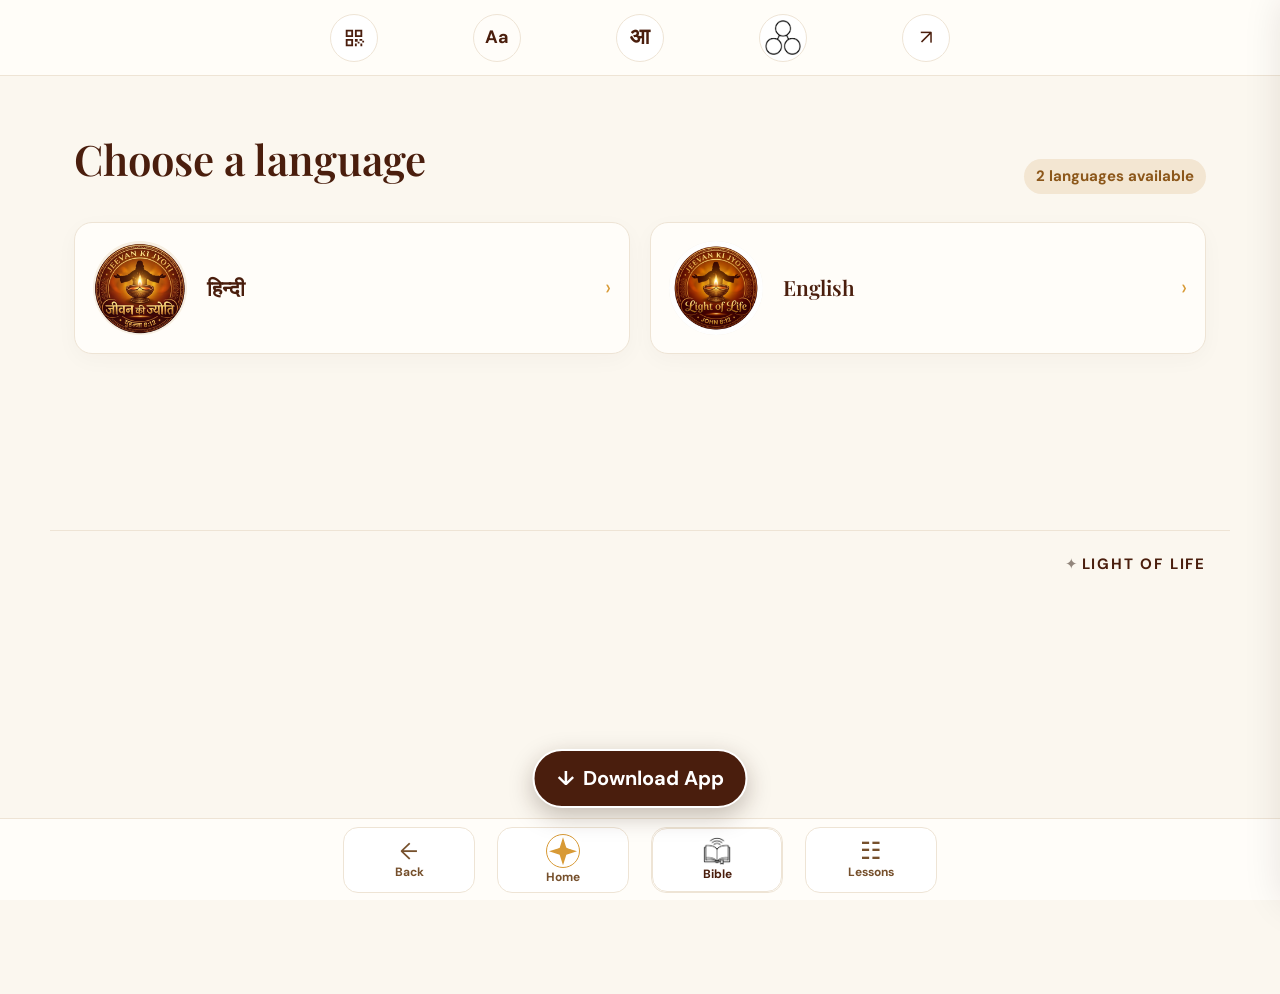
<file: index.html>
<!doctype html>
<html lang="en">
<head>
  <meta charset="utf-8">
  <meta name="viewport" content="width=device-width,initial-scale=1,viewport-fit=cover">
  <meta name="theme-color" content="#4a1e0d">
  <meta name="description" content="Explore the Bible together, one discovery at a time.">
  <script>(()=>{let lang=new URLSearchParams(location.search).get('lang');if(lang!=='hi'&&lang!=='en'){try{lang=localStorage.getItem('lol-discovery-language-v1')}catch{}}lang=lang==='hi'?'hi':'en';const manifest=document.createElement('link');manifest.rel='manifest';manifest.href=`manifest-${lang}.webmanifest`;document.head.append(manifest)})();</script>
  <link rel="icon" href="assets/english-logo.png">
  <link rel="preconnect" href="https://fonts.googleapis.com">
  <link rel="preconnect" href="https://fonts.gstatic.com" crossorigin>
  <link href="https://fonts.googleapis.com/css2?family=DM+Sans:wght@400;500;600;700&family=Playfair+Display:wght@500;600;700&display=swap" rel="stylesheet">
  <link rel="stylesheet" href="styles.css">
  <script>(()=>{const standalone=matchMedia("(display-mode: standalone)").matches||navigator.standalone===true;if(!standalone||location.hash)return;try{const lang=localStorage.getItem("lol-discovery-language-v1");if(lang==="hi"||lang==="en")location.replace(`home.html?lang=${lang}`)}catch{}})();</script>
  <title>Choose a language — Light of Life</title>
</head>
<body>
  <div class="app-shell">
    <header class="topbar">
      <div class="header-home-nav">

        <a class="brand" href="index.html" aria-label="Light of Life home"><span class="brand-mark" aria-hidden="true">✦</span></a>
      </div>
      <div class="top-actions">
        <button class="icon-btn qr-code-shortcut" type="button" aria-label="Show website QR code" aria-haspopup="dialog" aria-expanded="false" aria-controls="qr-code-dialog"><svg viewBox="0 0 24 24" aria-hidden="true"><path d="M3 3h8v8H3V3zm2 2v4h4V5H5zm8-2h8v8h-8V3zm2 2v4h4V5h-4zM3 13h8v8H3v-8zm2 2v4h4v-4H5zm8-2h3v3h-3zm5 0h3v2h-3zm-5 5h2v3h-2zm3-2h2v2h-2zm3 2h2v3h-2zm2-3h2v2h-2z"/></svg></button><div class="text-size-control"><button id="text-size-toggle" class="text-size-toggle" aria-label="Text size" aria-expanded="false" aria-controls="text-size-panel">Aa</button><div id="text-size-panel" class="text-size-panel" role="group" aria-label="Text size controls" hidden><div class="text-size-panel-title">Text size</div><div class="text-size-buttons"><button id="text-size-decrease" aria-label="Decrease text size">A−</button><output id="text-size-value" aria-live="polite">100%</output><button id="text-size-increase" aria-label="Increase text size">A+</button></div><button id="text-size-reset" class="text-size-reset">Reset</button></div></div>
        <a class="icon-btn language-shortcut" href="#language" aria-label="Choose language">आ</a>

        <button class="icon-btn" id="share-btn" aria-label="Share this page">↗</button>
      </div>
    </header>
    <main id="app" tabindex="-1"></main><button class="install-float-btn" id="install-float-btn" type="button" hidden>↓ <span>Download App</span></button>
    <footer class="site-footer"><span>✦ <b>LIGHT OF LIFE</b></span></footer>
  </div>
  <script src="catalog.js"></script>
  <script src="progress-store.js"></script>
  <script src="install.js"></script>
  <script src="app.js"></script><script src="brand-language.js"></script>
  <script src="share-page.js"></script>
  <script src="header-nav.js"></script><script src="text-size.js"></script>
</body>
</html>
</file>
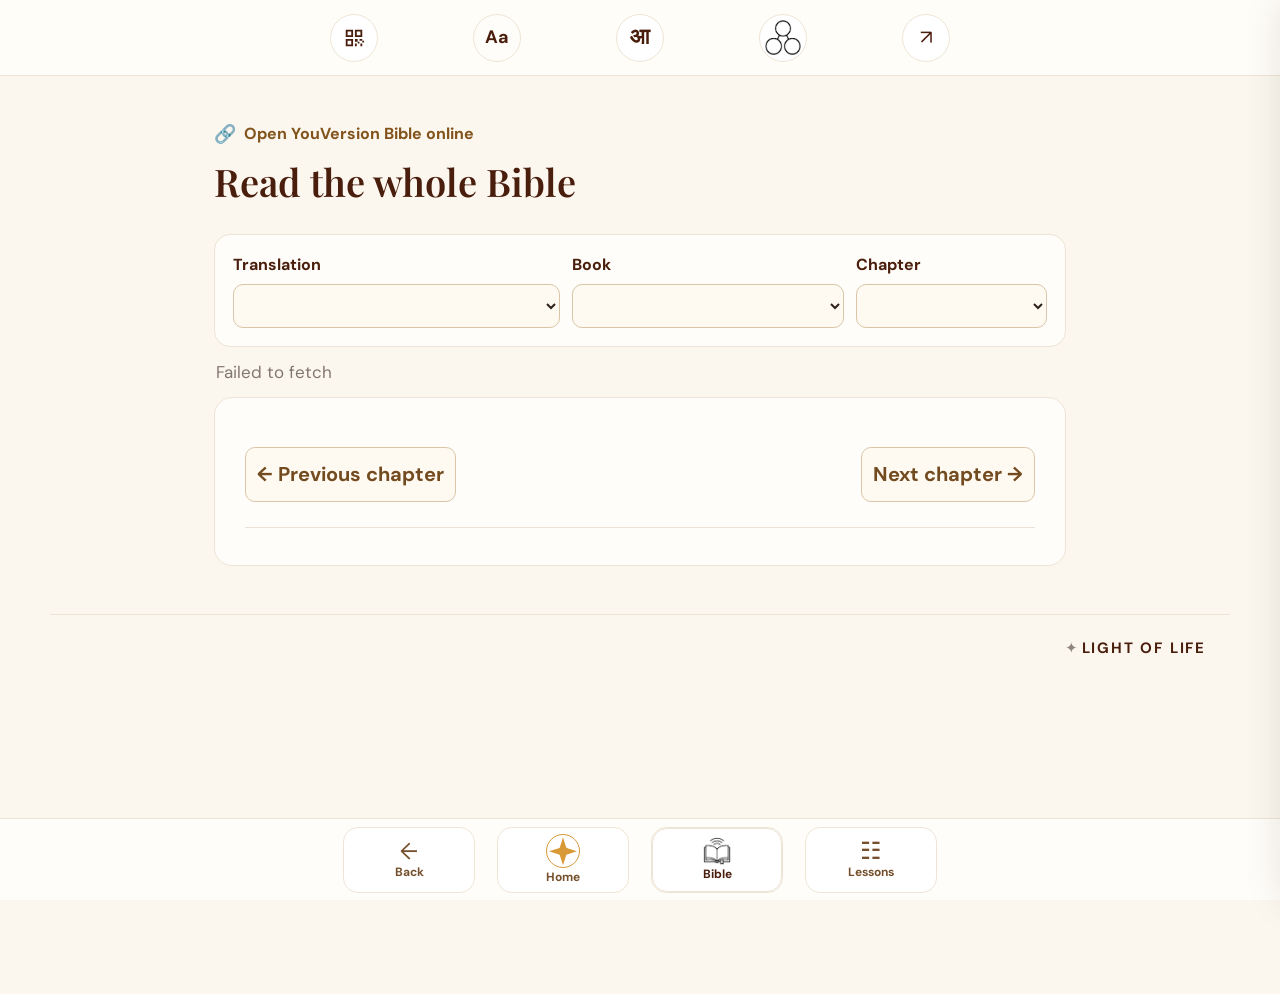
<file: bible.html>
<!doctype html>
<html lang="en">
<head>
  <meta charset="utf-8">
  <meta name="viewport" content="width=device-width,initial-scale=1,viewport-fit=cover">
  <meta name="theme-color" content="#4a1e0d">
  <script>(()=>{let lang=new URLSearchParams(location.search).get('lang');if(lang!=='hi'&&lang!=='en'){try{lang=localStorage.getItem('lol-discovery-language-v1')}catch{}}lang=lang==='hi'?'hi':'en';document.documentElement.lang=lang;const manifest=document.createElement('link');manifest.rel='manifest';manifest.href=`manifest-${lang}.webmanifest`;document.head.append(manifest)})();</script>
  <link rel="icon" href="assets/english-logo.png">
  <link rel="preconnect" href="https://fonts.googleapis.com">
  <link rel="preconnect" href="https://fonts.gstatic.com" crossorigin>
  <link href="https://fonts.googleapis.com/css2?family=DM+Sans:wght@400;500;600;700&family=Playfair+Display:wght@500;600;700&display=swap" rel="stylesheet">
  <link rel="stylesheet" href="styles.css">
  <title>Read the Bible — Light of Life</title>
</head>
<body>
  <div class="app-shell">
    <header class="topbar">
      <div class="header-home-nav"><a class="brand" href="index.html" aria-label="Light of Life home"><span class="brand-mark" aria-hidden="true">✦</span></a></div>
      <div class="top-actions">

        <button class="icon-btn qr-code-shortcut" type="button" aria-label="Show website QR code" aria-haspopup="dialog" aria-expanded="false" aria-controls="qr-code-dialog"><svg viewBox="0 0 24 24" aria-hidden="true"><path d="M3 3h8v8H3V3zm2 2v4h4V5H5zm8-2h8v8h-8V3zm2 2v4h4V5h-4zM3 13h8v8H3v-8zm2 2v4h4v-4H5zm8-2h3v3h-3zm5 0h3v2h-3zm-5 5h2v3h-2zm3-2h2v2h-2zm3 2h2v3h-2zm2-3h2v2h-2z"/></svg></button>
        <div class="text-size-control"><button id="text-size-toggle" class="text-size-toggle" aria-label="Text size" aria-expanded="false" aria-controls="text-size-panel">Aa</button><div id="text-size-panel" class="text-size-panel" role="group" aria-label="Text size controls" hidden><div class="text-size-panel-title">Text size</div><div class="text-size-buttons"><button id="text-size-decrease" aria-label="Decrease text size">A−</button><output id="text-size-value" aria-live="polite">100%</output><button id="text-size-increase" aria-label="Increase text size">A+</button></div><button id="text-size-reset" class="text-size-reset">Reset</button></div></div>
        <a class="icon-btn language-shortcut" href="index.html#language" aria-label="Choose language">आ</a>

        <button class="icon-btn" id="share-btn" aria-label="Share this page">↗</button>
      </div>
    </header>
    <main id="bible-reader" class="bible-reader-page" tabindex="-1"><div class="loading-state">Loading Bible…</div></main>
    <footer class="site-footer"><span>✦ <b>LIGHT OF LIFE</b></span></footer>
  </div>
  <script src="catalog.js"></script>
  <script src="progress-store.js"></script>
  <script src="install.js"></script>
  <script src="bible-reader.js"></script>
  <script src="brand-language.js"></script>
  <script src="share-page.js"></script>
  <script src="header-nav.js"></script>
  <script src="text-size.js"></script>
</body>
</html>
</file>
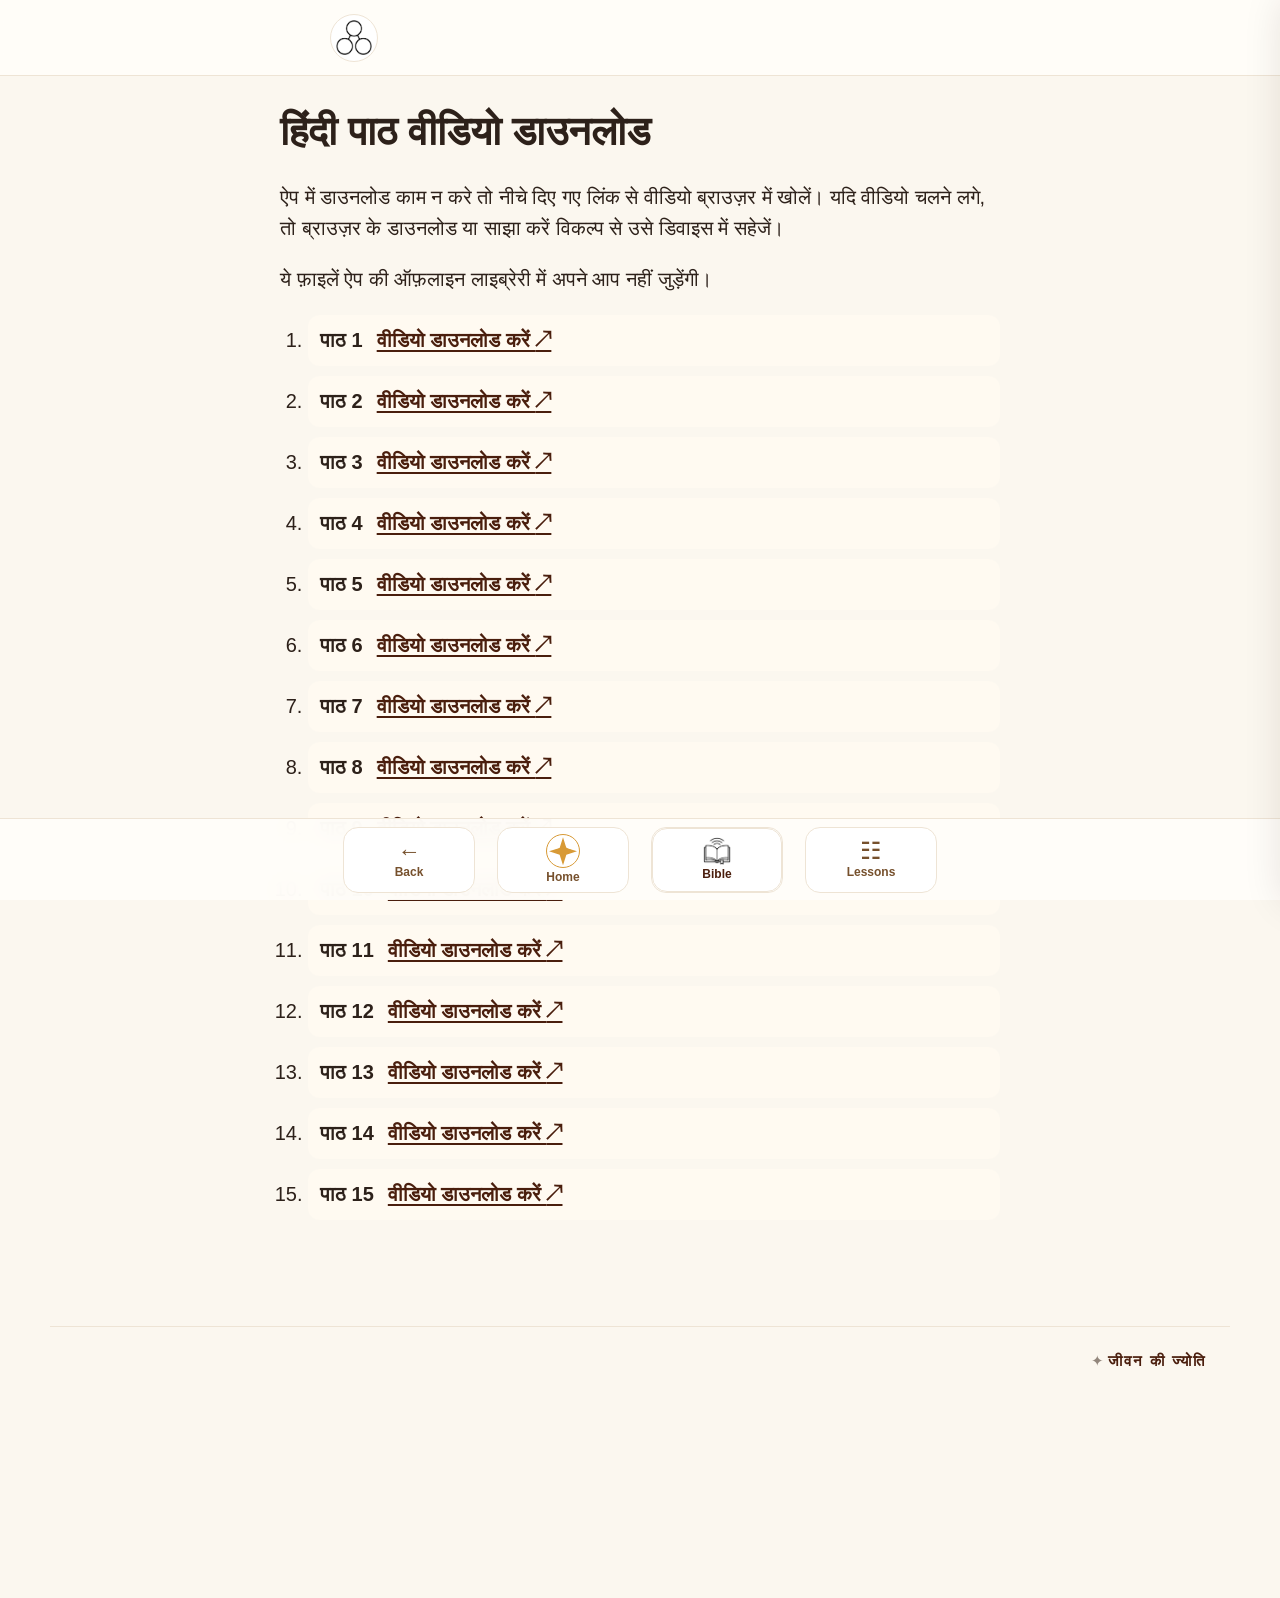
<file: hindi-video-downloads.html>
<!doctype html>
<html lang="hi">
<head>
  <meta charset="utf-8">
  <meta name="viewport" content="width=device-width,initial-scale=1,viewport-fit=cover">
  <meta name="theme-color" content="#4a1e0d">
  <link rel="manifest" href="manifest-hi.webmanifest">
  <link rel="icon" href="assets/hindi-logo.png">
  <link rel="stylesheet" href="styles.css">
  <title>हिंदी वीडियो डाउनलोड — जीवन की ज्योति</title>
</head>
<body>
  <div class="app-shell">
    <header class="topbar">
      <div class="header-home-nav">
        <a class="brand" href="home.html?lang=hi" aria-label="जीवन की ज्योति मुखपृष्ठ"><span class="brand-mark" aria-hidden="true">✦</span></a>
      </div>
    </header>
    <main class="direct-video-download-page">
      <h1 class="hindi">हिंदी पाठ वीडियो डाउनलोड</h1>
      <p class="hindi">ऐप में डाउनलोड काम न करे तो नीचे दिए गए लिंक से वीडियो ब्राउज़र में खोलें। यदि वीडियो चलने लगे, तो ब्राउज़र के डाउनलोड या साझा करें विकल्प से उसे डिवाइस में सहेजें।</p>
      <p class="hindi">ये फ़ाइलें ऐप की ऑफ़लाइन लाइब्रेरी में अपने आप नहीं जुड़ेंगी।</p>
      <ol id="direct-video-download-list" class="direct-video-download-list" aria-label="हिंदी पाठ वीडियो"></ol>
    </main>
    <footer class="site-footer"><span>✦ <b>जीवन की ज्योति</b></span></footer>
  </div>
  <script src="catalog.js"></script>
  <script src="progress-store.js"></script>
  <script src="hindi-video-downloads.js"></script>
  <script src="header-nav.js"></script>
</body>
</html>
</file>
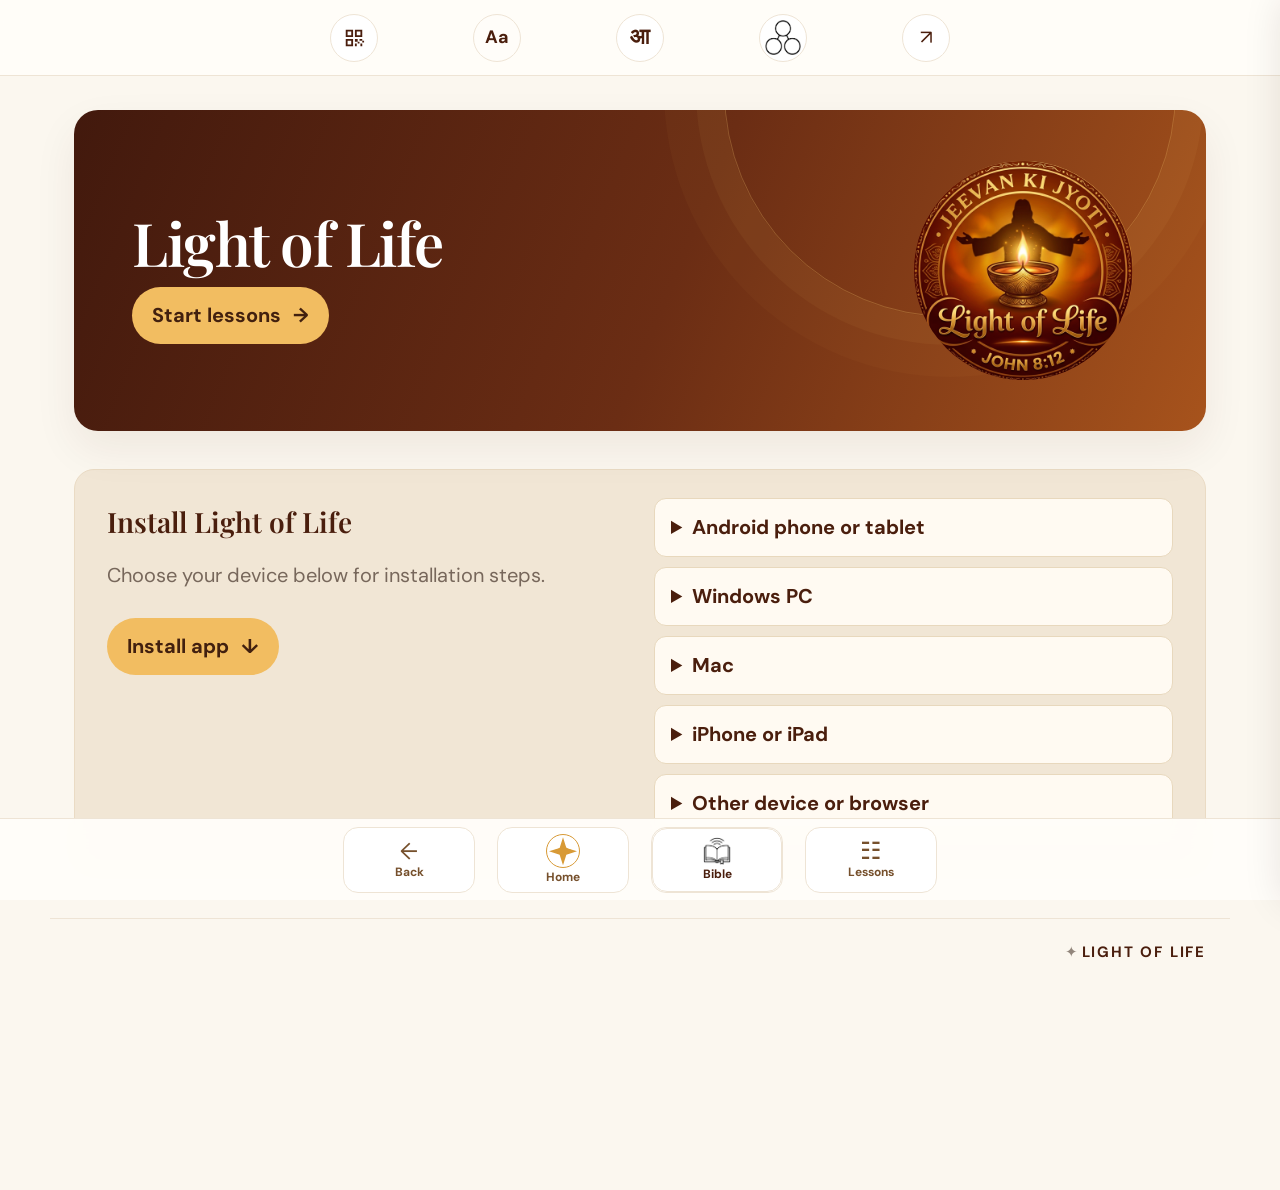
<file: home.html>
<!doctype html>
<html lang="en">
<head>
  <meta charset="utf-8">
  <meta name="viewport" content="width=device-width,initial-scale=1,viewport-fit=cover">
  <meta name="theme-color" content="#4a1e0d">
  <meta name="description" content="Explore the Bible together, one discovery at a time.">
  <script>(()=>{const params=new URLSearchParams(location.search),requested=params.get('lang'),languageChoice=params.get('language-choice')==='1';if(languageChoice){params.delete('language-choice');const cleanUrl=new URL(location.href);cleanUrl.searchParams.delete('language-choice');history.replaceState(null,'',cleanUrl.href)}let saved='';try{saved=localStorage.getItem('lol-discovery-language-v1')||''}catch{}const standalone=matchMedia('(display-mode: standalone)').matches||navigator.standalone===true;if(!languageChoice&&standalone&&(saved==='hi'||saved==='en')&&requested!==saved){const url=new URL(location.href);url.searchParams.set('lang',saved);location.replace(url.href);return}const lang=requested==='hi'||requested==='en'?requested:(saved==='hi'?'hi':'en');const manifest=document.createElement('link');manifest.rel='manifest';manifest.href=`manifest-${lang}.webmanifest`;document.head.append(manifest)})();</script>
  <link rel="icon" href="assets/english-logo.png">
  <link rel="preconnect" href="https://fonts.googleapis.com">
  <link rel="preconnect" href="https://fonts.gstatic.com" crossorigin>
  <link href="https://fonts.googleapis.com/css2?family=DM+Sans:wght@400;500;600;700&family=Noto+Sans+Devanagari:wght@400;500;600;700&family=Playfair+Display:wght@500;600;700&display=swap" rel="stylesheet">
  <link rel="stylesheet" href="styles.css">
  <title>Light of Life</title>
</head>
<body>
  <div class="app-shell">
    <header class="topbar">
      <div class="header-home-nav"><a class="brand" href="index.html" aria-label="Light of Life home"><span class="brand-mark" aria-hidden="true">✦</span></a></div>
      <div class="top-actions">

        <button class="icon-btn qr-code-shortcut" type="button" aria-label="Show website QR code" aria-haspopup="dialog" aria-expanded="false" aria-controls="qr-code-dialog"><svg viewBox="0 0 24 24" aria-hidden="true"><path d="M3 3h8v8H3V3zm2 2v4h4V5H5zm8-2h8v8h-8V3zm2 2v4h4V5h-4zM3 13h8v8H3v-8zm2 2v4h4v-4H5zm8-2h3v3h-3zm5 0h3v2h-3zm-5 5h2v3h-2zm3-2h2v2h-2zm3 2h2v3h-2zm2-3h2v2h-2z"/></svg></button><div class="text-size-control"><button id="text-size-toggle" class="text-size-toggle" aria-label="Text size" aria-expanded="false" aria-controls="text-size-panel">Aa</button><div id="text-size-panel" class="text-size-panel" role="group" aria-label="Text size controls" hidden><div class="text-size-panel-title">Text size</div><div class="text-size-buttons"><button id="text-size-decrease" aria-label="Decrease text size">A−</button><output id="text-size-value" aria-live="polite">100%</output><button id="text-size-increase" aria-label="Increase text size">A+</button></div><button id="text-size-reset" class="text-size-reset">Reset</button></div></div>
        <a class="icon-btn language-shortcut" href="index.html#language" aria-label="Choose language">आ</a>

        <button class="icon-btn" id="share-btn" aria-label="Share this page">↗</button>
      </div>
    </header>
    <main id="home-page" tabindex="-1"></main>
    <footer class="site-footer"><span>✦ <b>LIGHT OF LIFE</b></span></footer>
  </div>
  <script src="catalog.js"></script>
  <script src="progress-store.js"></script>
  <script src="install.js"></script>
  <script src="home-page.js"></script>
  <script src="brand-language.js"></script>
  <script src="share-page.js"></script>
  <script src="header-nav.js"></script><script src="text-size.js"></script>
</body>
</html>
</file>
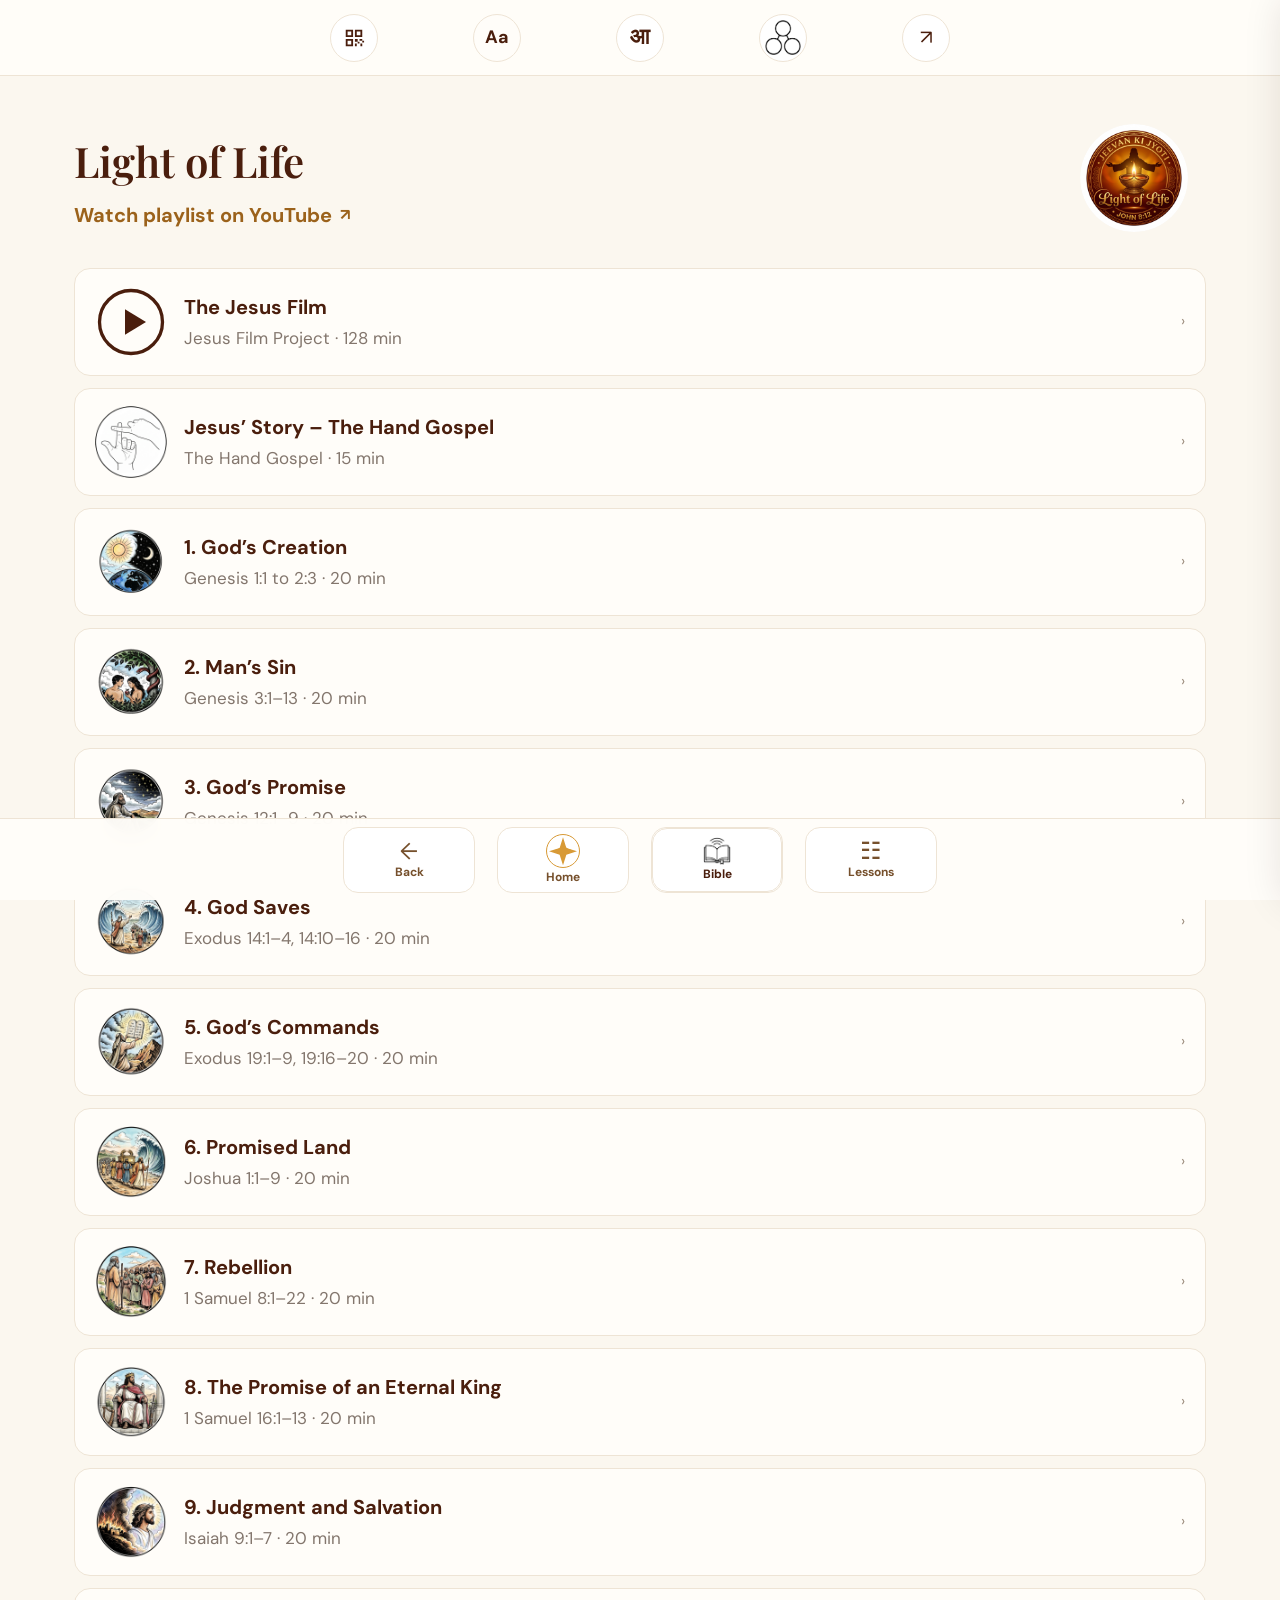
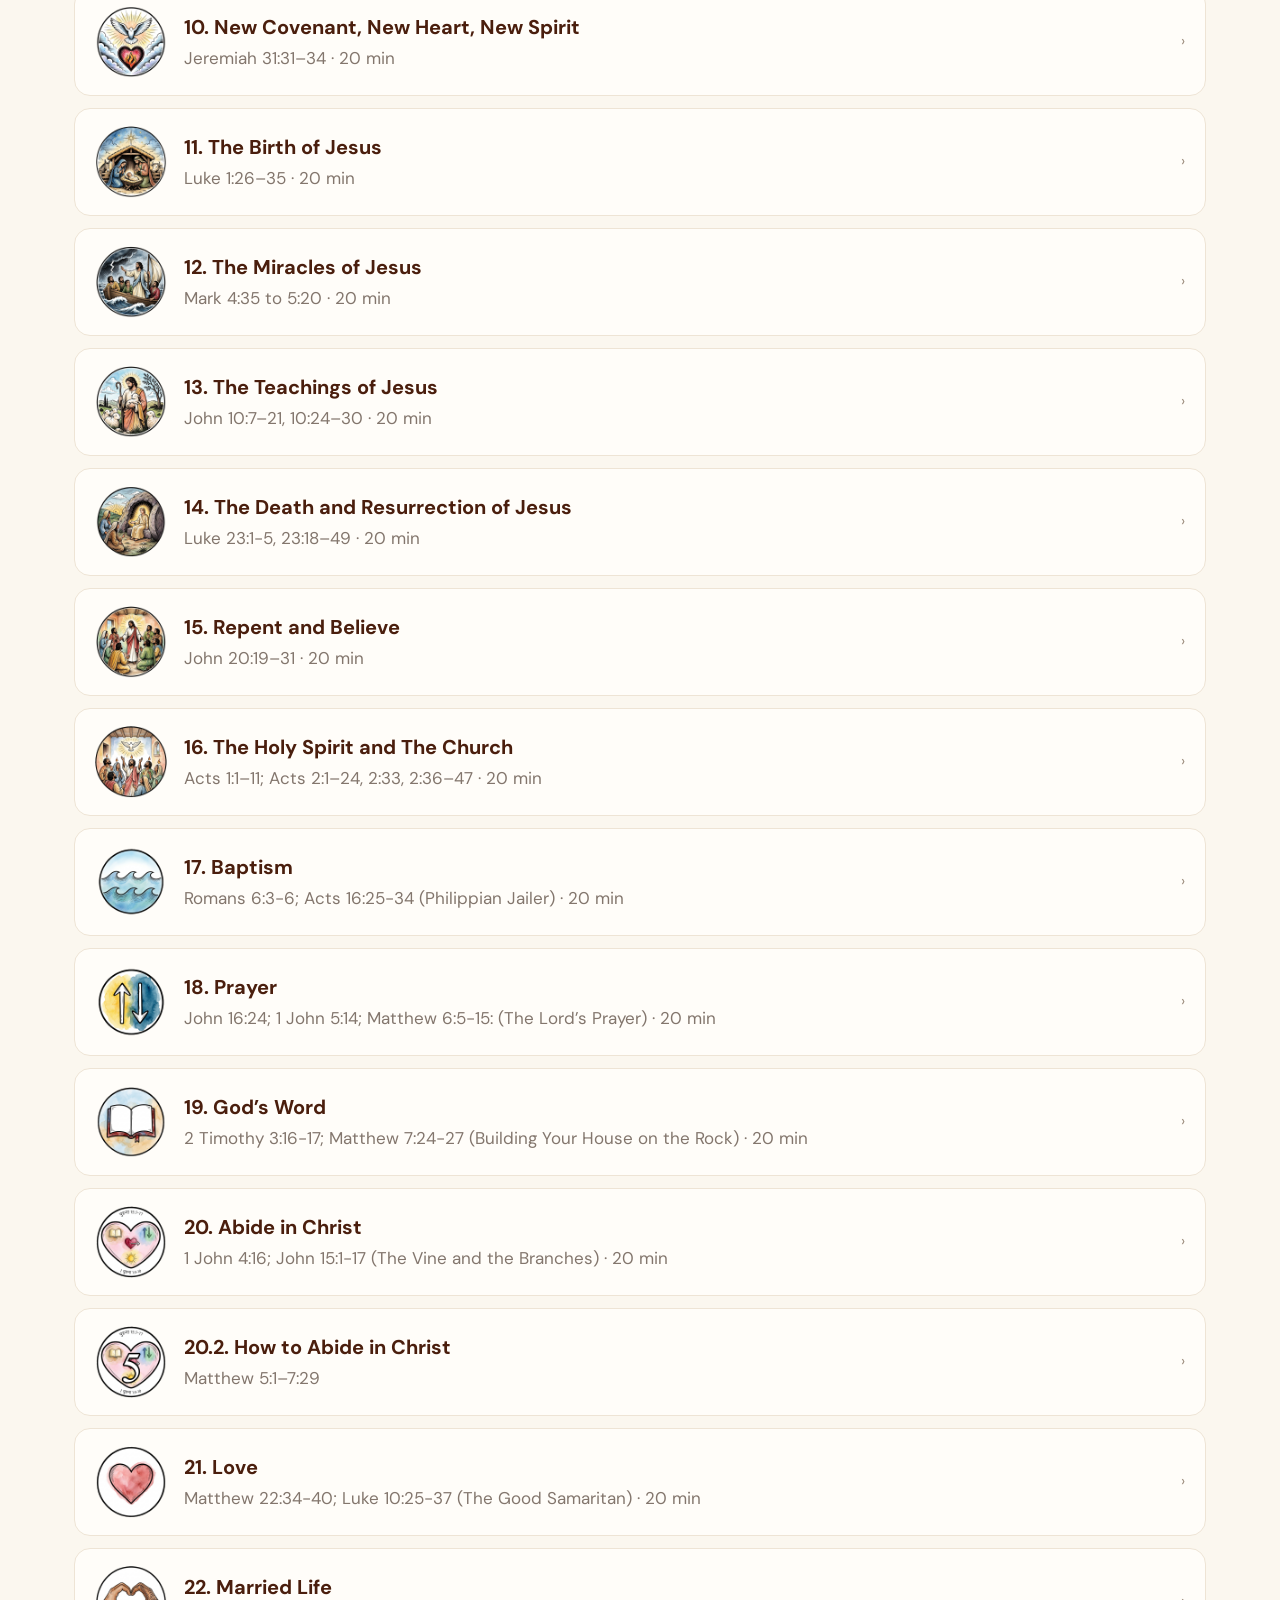
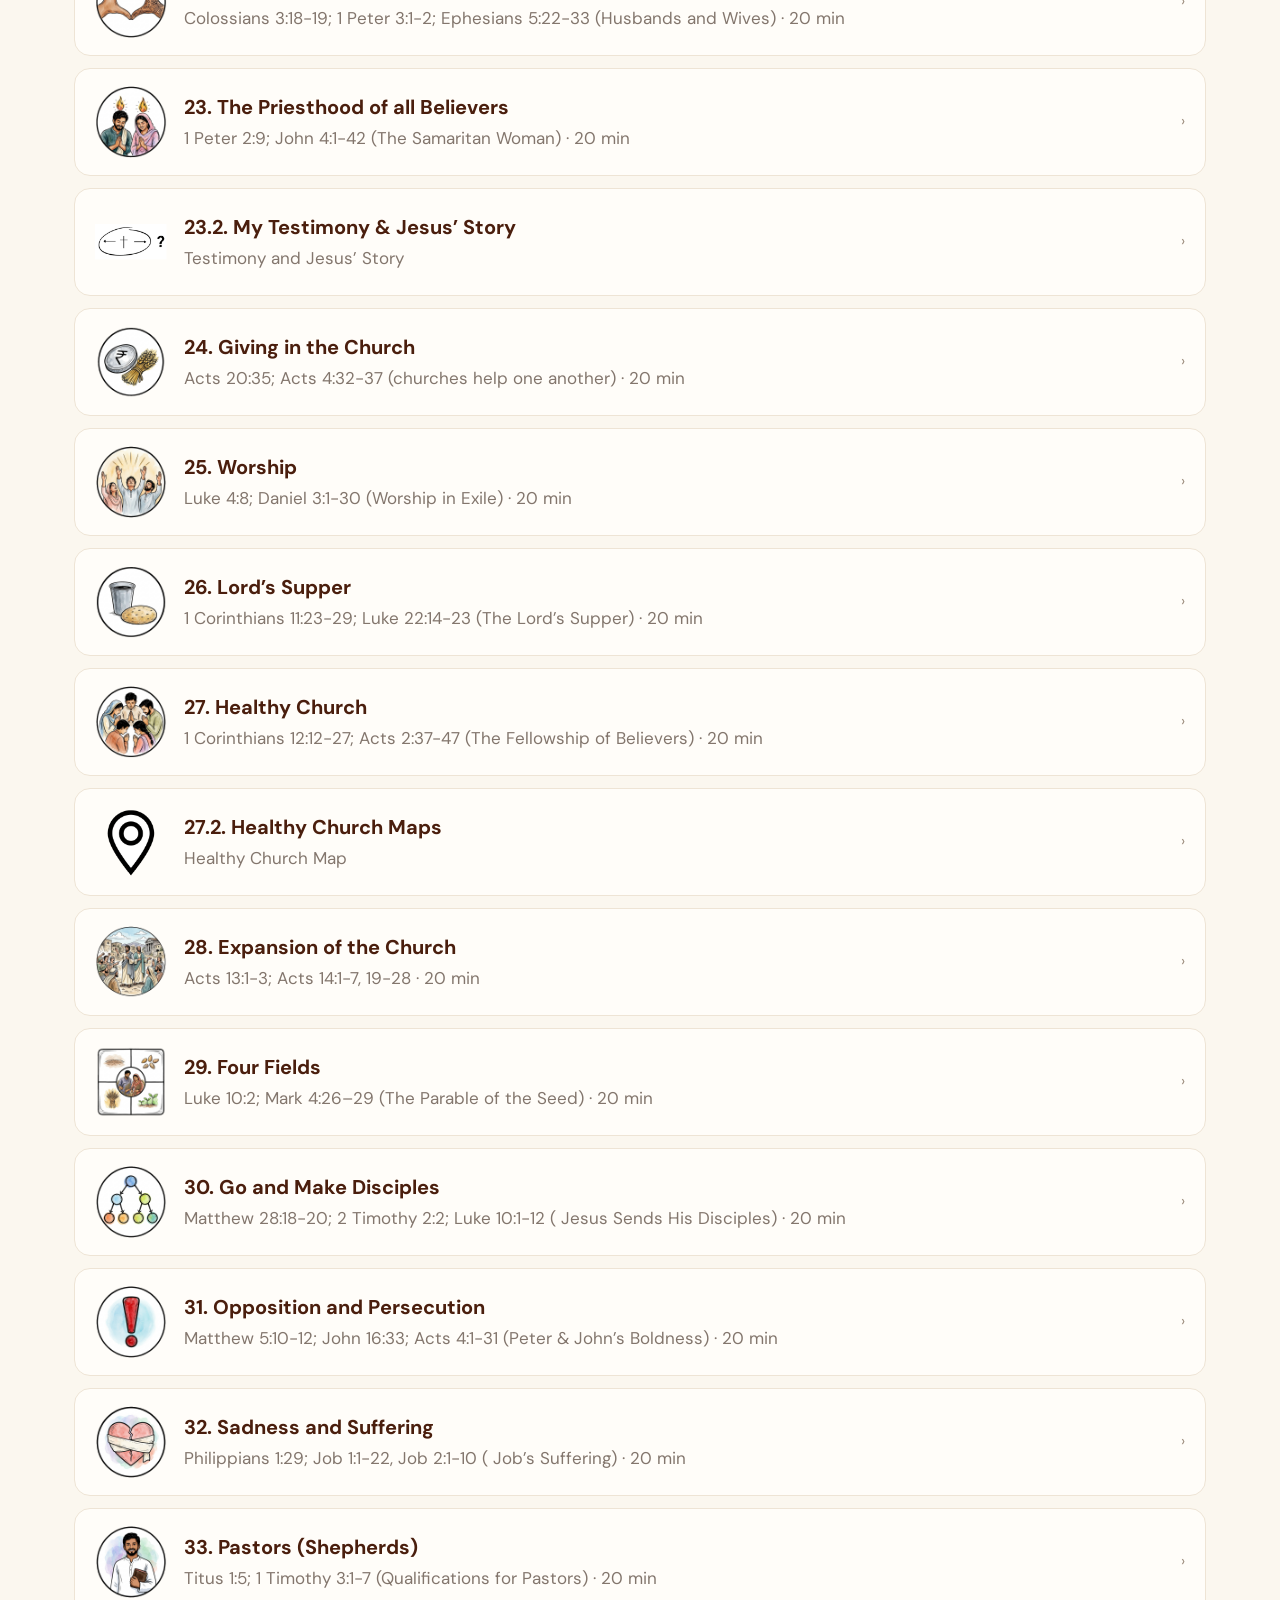
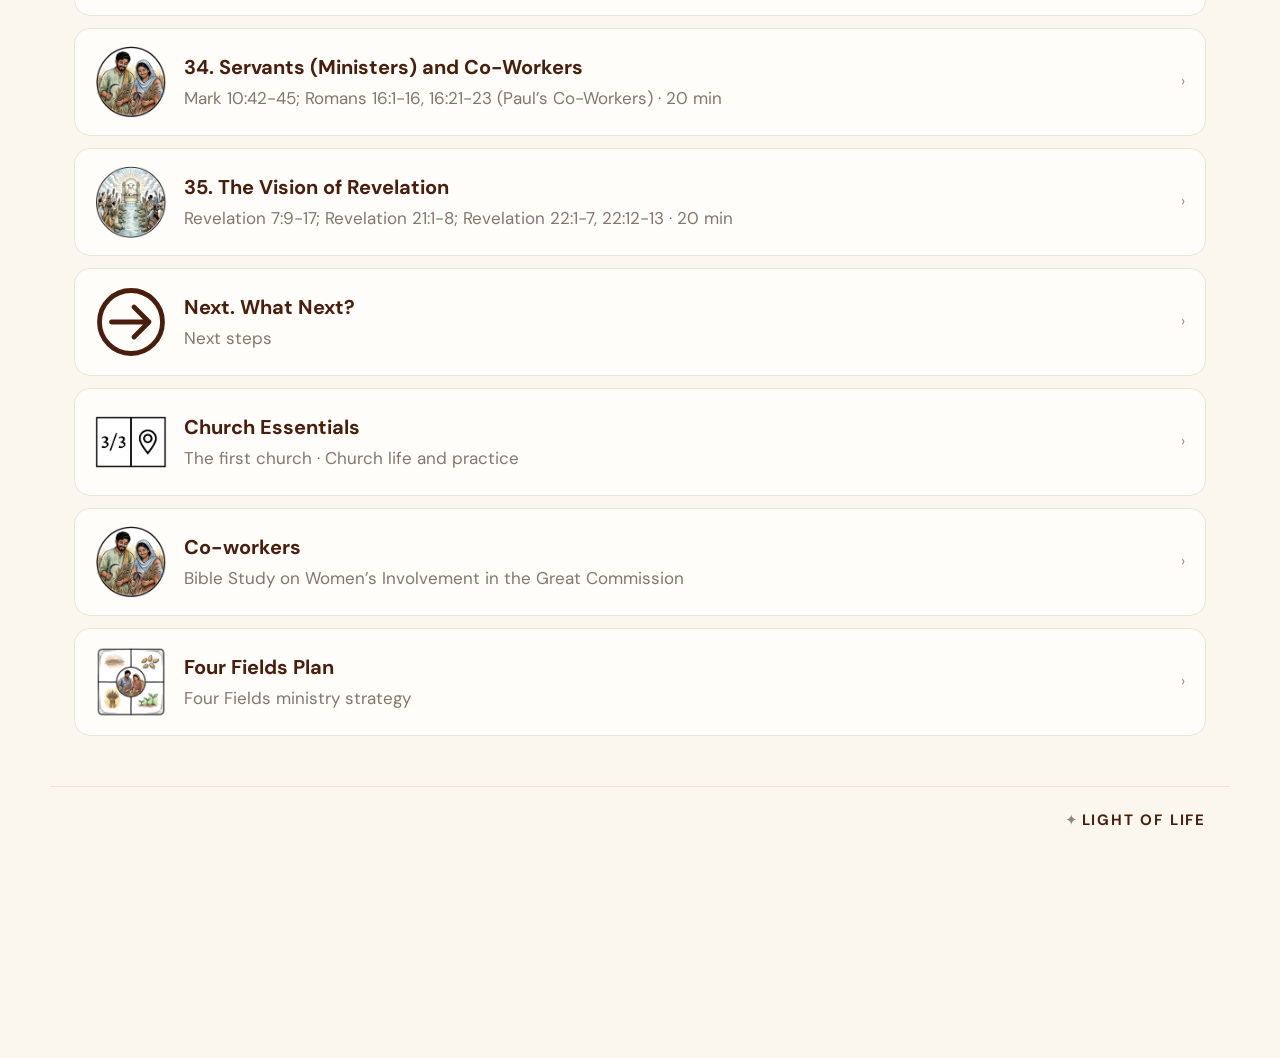
<file: language.html>
<!doctype html><html lang="en"><head><meta charset="utf-8"><meta name="viewport" content="width=device-width,initial-scale=1,viewport-fit=cover"><meta name="theme-color" content="#4a1e0d"><script>(()=>{let lang=new URLSearchParams(location.search).get('lang');if(lang!=='hi'&&lang!=='en'){try{lang=localStorage.getItem('lol-discovery-language-v1')}catch{}}lang=lang==='hi'?'hi':'en';const manifest=document.createElement('link');manifest.rel='manifest';manifest.href=`manifest-${lang}.webmanifest`;document.head.append(manifest)})();</script><link rel="icon" href="assets/english-logo.png"><link rel="preconnect" href="https://fonts.googleapis.com"><link rel="preconnect" href="https://fonts.gstatic.com" crossorigin><link href="https://fonts.googleapis.com/css2?family=DM+Sans:wght@400;500;600;700&family=Playfair+Display:wght@500;600;700&display=swap" rel="stylesheet"><link rel="stylesheet" href="styles.css"><title>Discovery Bible Series</title></head><body><div class="app-shell"><header class="topbar"><div class="header-home-nav"><a class="brand" href="index.html" aria-label="Light of Life home"><span class="brand-mark" aria-hidden="true">✦</span></a></div><div class="top-actions"><button class="icon-btn qr-code-shortcut" type="button" aria-label="Show website QR code" aria-haspopup="dialog" aria-expanded="false" aria-controls="qr-code-dialog"><svg viewBox="0 0 24 24" aria-hidden="true"><path d="M3 3h8v8H3V3zm2 2v4h4V5H5zm8-2h8v8h-8V3zm2 2v4h4V5h-4zM3 13h8v8H3v-8zm2 2v4h4v-4H5zm8-2h3v3h-3zm5 0h3v2h-3zm-5 5h2v3h-2zm3-2h2v2h-2zm3 2h2v3h-2zm2-3h2v2h-2z"/></svg></button><div class="text-size-control"><button id="text-size-toggle" class="text-size-toggle" aria-label="Text size" aria-expanded="false" aria-controls="text-size-panel">Aa</button><div id="text-size-panel" class="text-size-panel" role="group" aria-label="Text size controls" hidden><div class="text-size-panel-title">Text size</div><div class="text-size-buttons"><button id="text-size-decrease" aria-label="Decrease text size">A−</button><output id="text-size-value" aria-live="polite">100%</output><button id="text-size-increase" aria-label="Increase text size">A+</button></div><button id="text-size-reset" class="text-size-reset">Reset</button></div></div><a class="icon-btn language-shortcut" href="index.html#language" aria-label="Choose language">आ</a><button class="icon-btn" id="share-btn" aria-label="Share this page">↗</button></div></header><main id="language-page" tabindex="-1"></main><footer class="site-footer"><span>✦ <b>LIGHT OF LIFE</b></span></footer></div><script src="catalog.js"></script><script src="progress-store.js"></script><script src="install.js"></script><script src="hindi-video-downloads.js"></script><script src="language-page.js"></script><script src="brand-language.js"></script><script src="share-page.js"></script><script src="header-nav.js"></script><script src="text-size.js"></script></body></html>
</file>
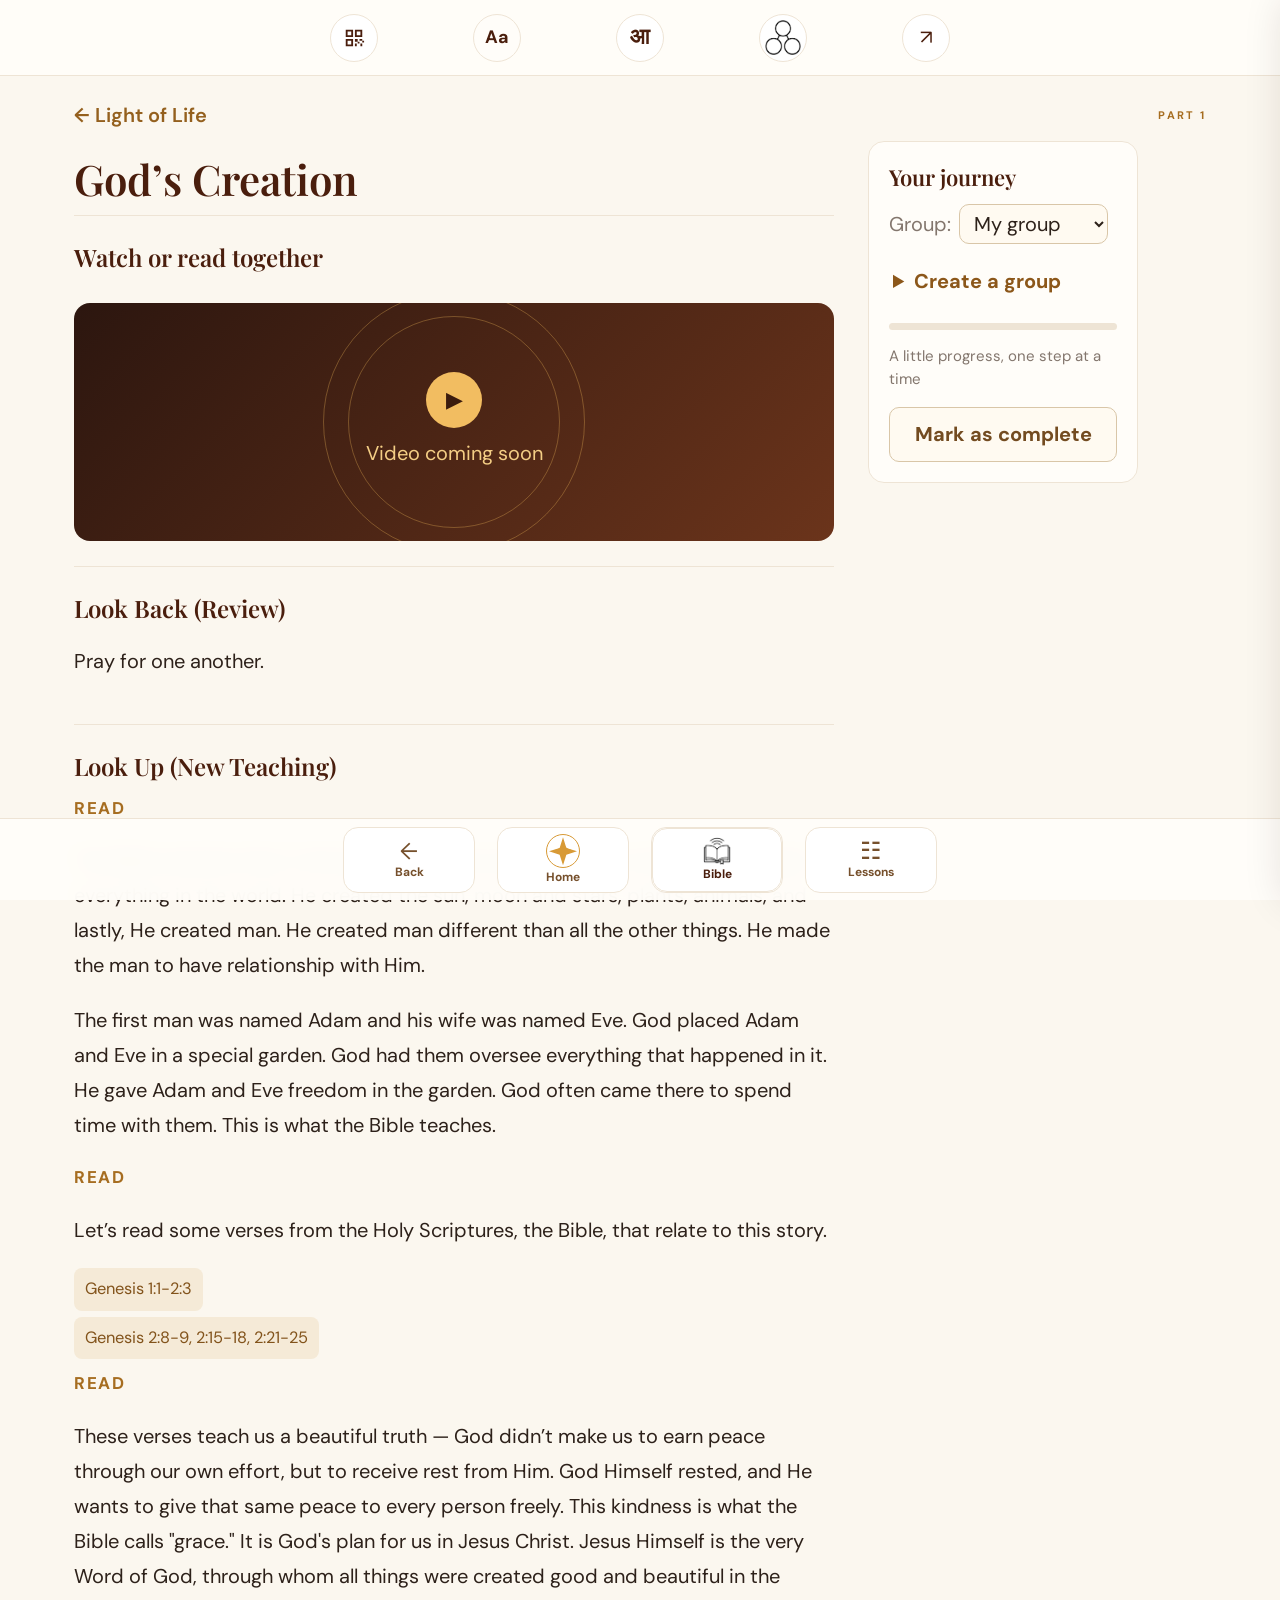
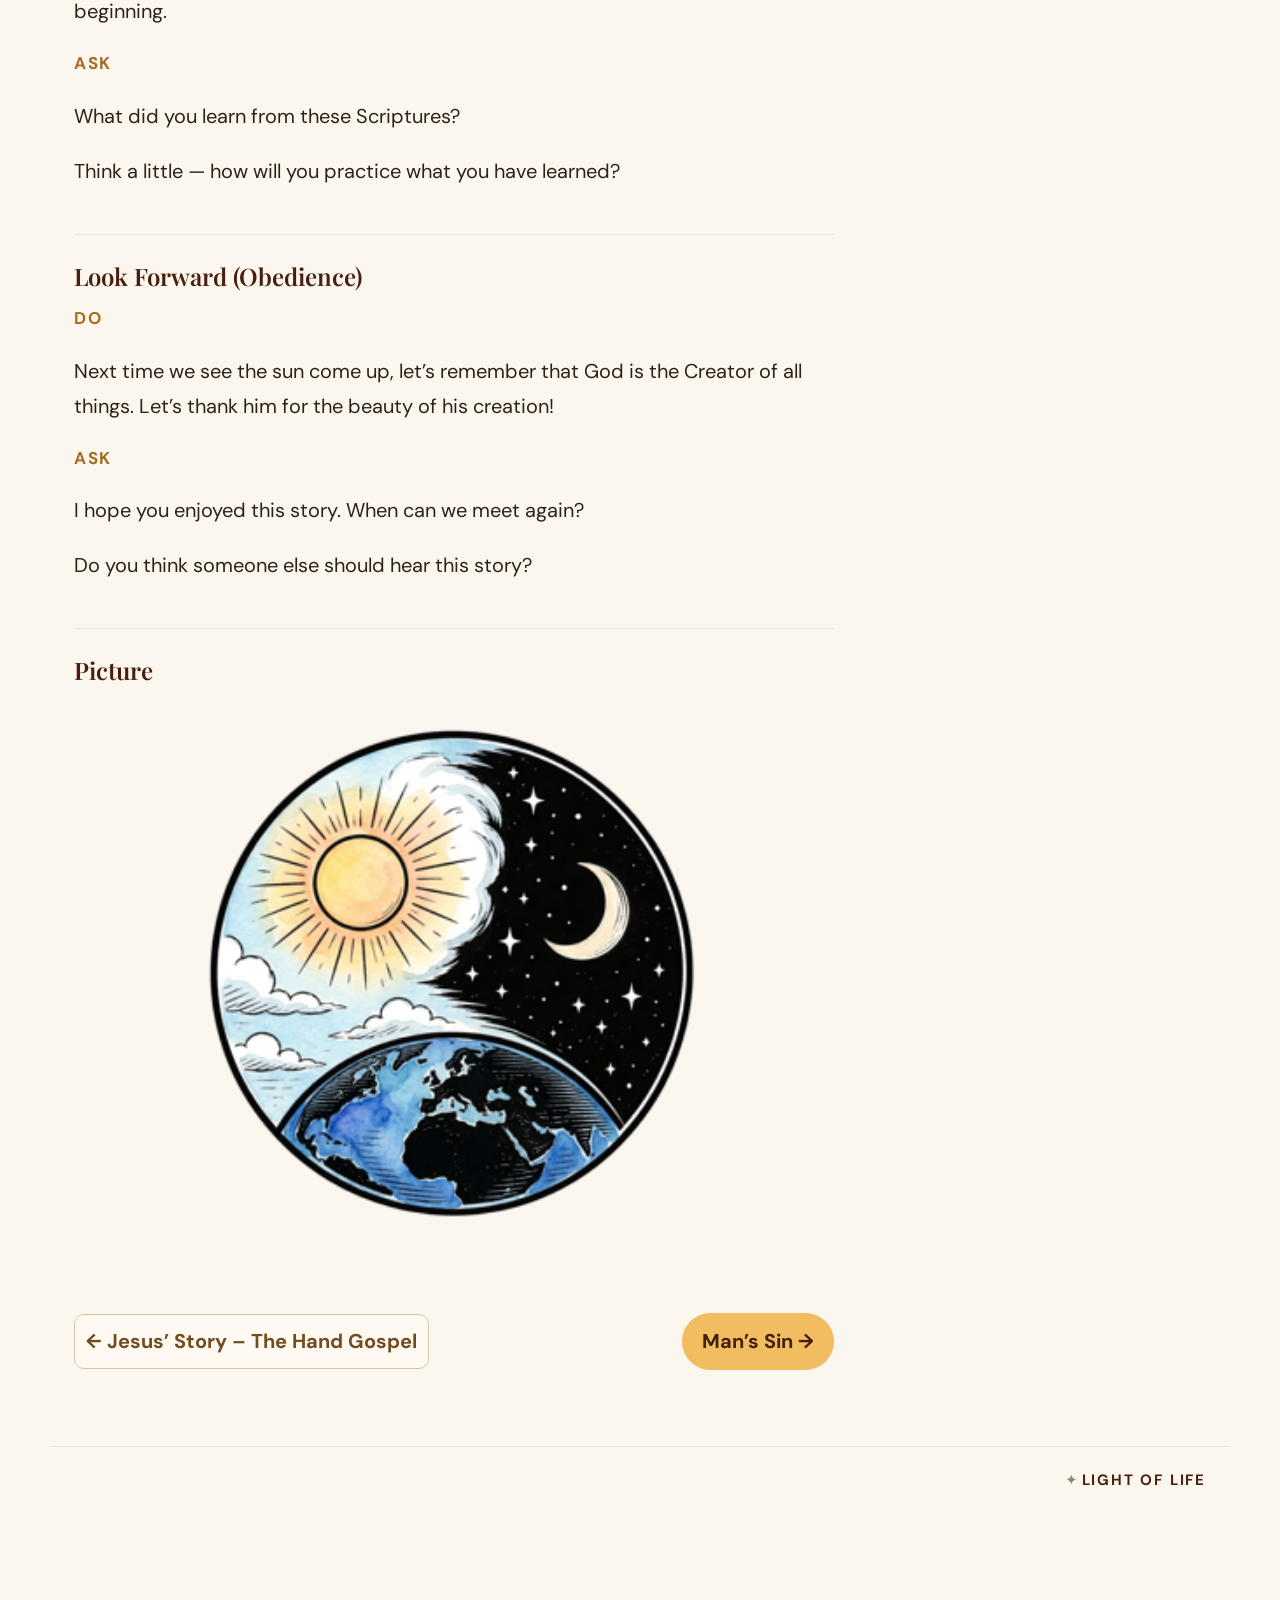
<file: lesson.html>
<!doctype html><html lang="en"><head><meta charset="utf-8"><meta name="viewport" content="width=device-width,initial-scale=1,viewport-fit=cover"><meta name="theme-color" content="#4a1e0d"><script>(()=>{let lang=new URLSearchParams(location.search).get('lang');if(lang!=='hi'&&lang!=='en'){try{lang=localStorage.getItem('lol-discovery-language-v1')}catch{}}lang=lang==='hi'?'hi':'en';const manifest=document.createElement('link');manifest.rel='manifest';manifest.href=`manifest-${lang}.webmanifest`;document.head.append(manifest)})();</script><link rel="icon" href="assets/english-logo.png"><link rel="preconnect" href="https://fonts.googleapis.com"><link rel="preconnect" href="https://fonts.gstatic.com" crossorigin><link href="https://fonts.googleapis.com/css2?family=DM+Sans:wght@400;500;600;700&family=Playfair+Display:wght@500;600;700&display=swap" rel="stylesheet"><link rel="stylesheet" href="styles.css"><title>Lesson — Light of Life</title></head><body><div class="app-shell"><header class="topbar"><div class="header-home-nav"><a class="brand" href="index.html" aria-label="Light of Life home"><span class="brand-mark" aria-hidden="true">✦</span></a></div><div class="top-actions"><button class="icon-btn qr-code-shortcut" type="button" aria-label="Show website QR code" aria-haspopup="dialog" aria-expanded="false" aria-controls="qr-code-dialog"><svg viewBox="0 0 24 24" aria-hidden="true"><path d="M3 3h8v8H3V3zm2 2v4h4V5H5zm8-2h8v8h-8V3zm2 2v4h4V5h-4zM3 13h8v8H3v-8zm2 2v4h4v-4H5zm8-2h3v3h-3zm5 0h3v2h-3zm-5 5h2v3h-2zm3-2h2v2h-2zm3 2h2v3h-2zm2-3h2v2h-2z"/></svg></button><div class="text-size-control"><button id="text-size-toggle" class="text-size-toggle" aria-label="Text size" aria-expanded="false" aria-controls="text-size-panel">Aa</button><div id="text-size-panel" class="text-size-panel" role="group" aria-label="Text size controls" hidden><div class="text-size-panel-title">Text size</div><div class="text-size-buttons"><button id="text-size-decrease" aria-label="Decrease text size">A−</button><output id="text-size-value" aria-live="polite">100%</output><button id="text-size-increase" aria-label="Increase text size">A+</button></div><button id="text-size-reset" class="text-size-reset">Reset</button></div></div><a class="icon-btn language-shortcut" href="index.html#language" aria-label="Choose language">आ</a><button class="icon-btn" id="share-btn" aria-label="Share this lesson">↗</button></div></header><main id="lesson-page" tabindex="-1"><div class="loading-state">Opening lesson…</div></main><footer class="site-footer"><span>✦ <b>LIGHT OF LIFE</b></span></footer></div><script src="catalog.js"></script><script src="progress-store.js"></script><script src="install.js"></script><script src="scripture-popups.js"></script><script src="hindi-video-downloads.js"></script><script src="lesson-page.js"></script><script src="brand-language.js"></script><script src="share-page.js"></script><script src="header-nav.js"></script><script src="text-size.js"></script></body></html>
</file>
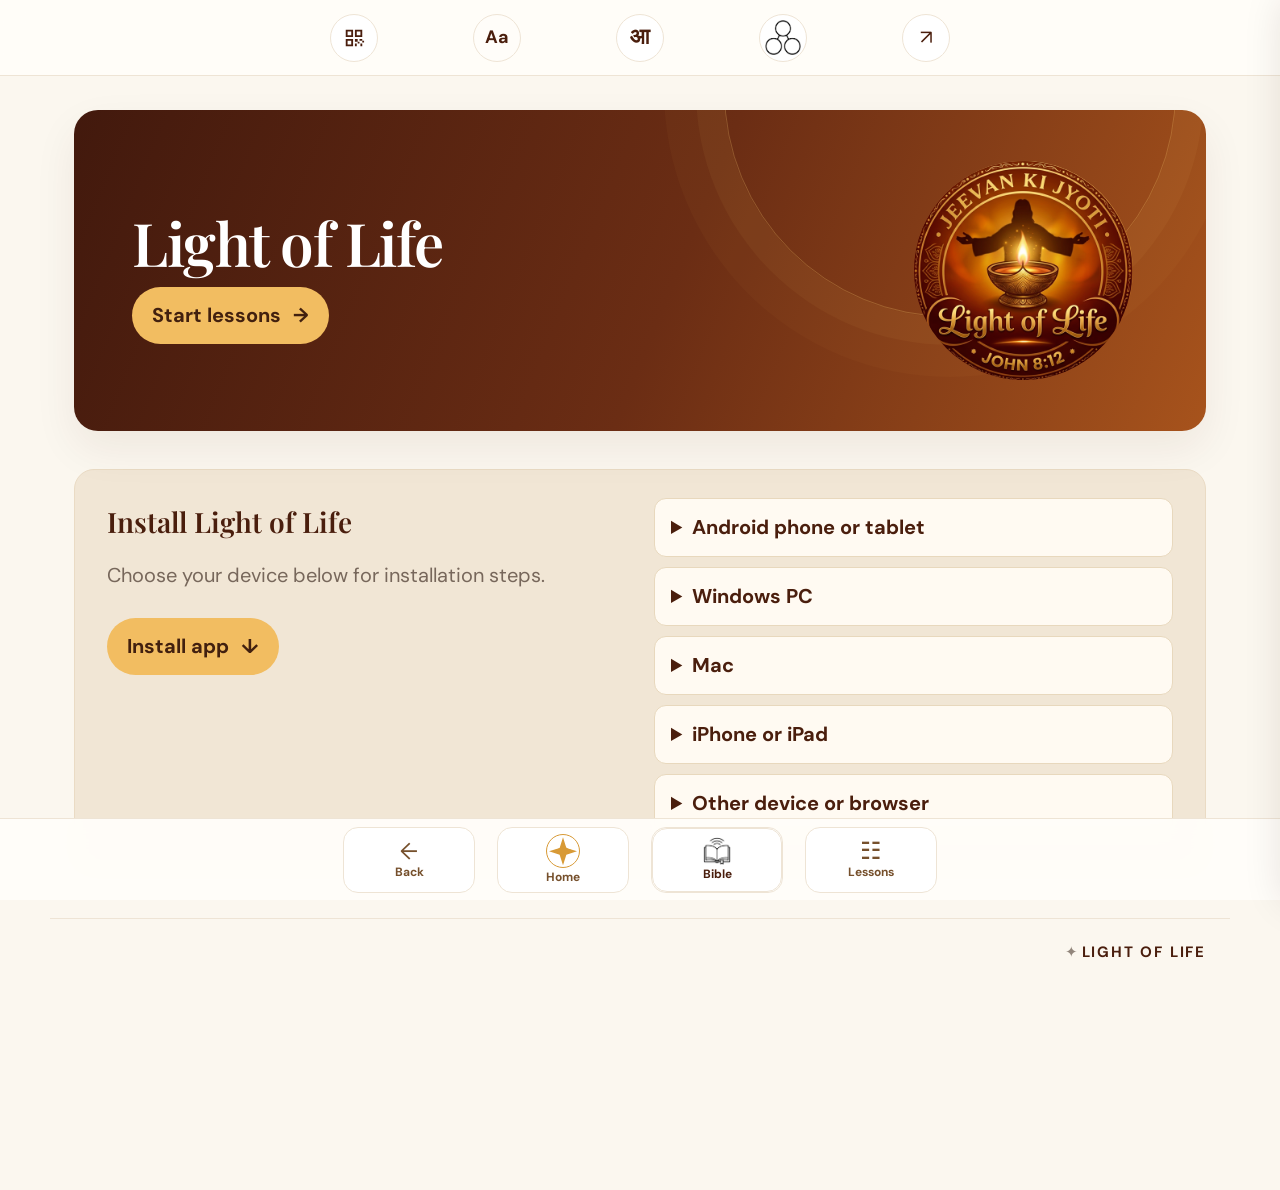
<file: share-en.html>
<!doctype html>
<html lang="en">
<head>
  <meta charset="utf-8">
  <meta name="viewport" content="width=device-width,initial-scale=1">
  <meta name="description" content="Explore the Bible together, one discovery at a time.">
  <meta property="og:type" content="website">
  <meta property="og:title" content="Light of Life">
  <meta property="og:description" content="Explore the Bible together, one discovery at a time.">
  <meta property="og:image" content="https://lightoflife812.com/assets/english-logo.png">
  <meta property="og:image:alt" content="Light of Life logo">
  <meta name="twitter:card" content="summary_large_image">
  <meta name="twitter:title" content="Light of Life">
  <meta name="twitter:description" content="Explore the Bible together, one discovery at a time.">
  <meta name="twitter:image" content="https://lightoflife812.com/assets/english-logo.png">
  <title>Light of Life</title>
</head>
<body>
  <p>Opening Light of Life…</p>
  <script src="share-landing.js"></script>
</body>
</html>
</file>
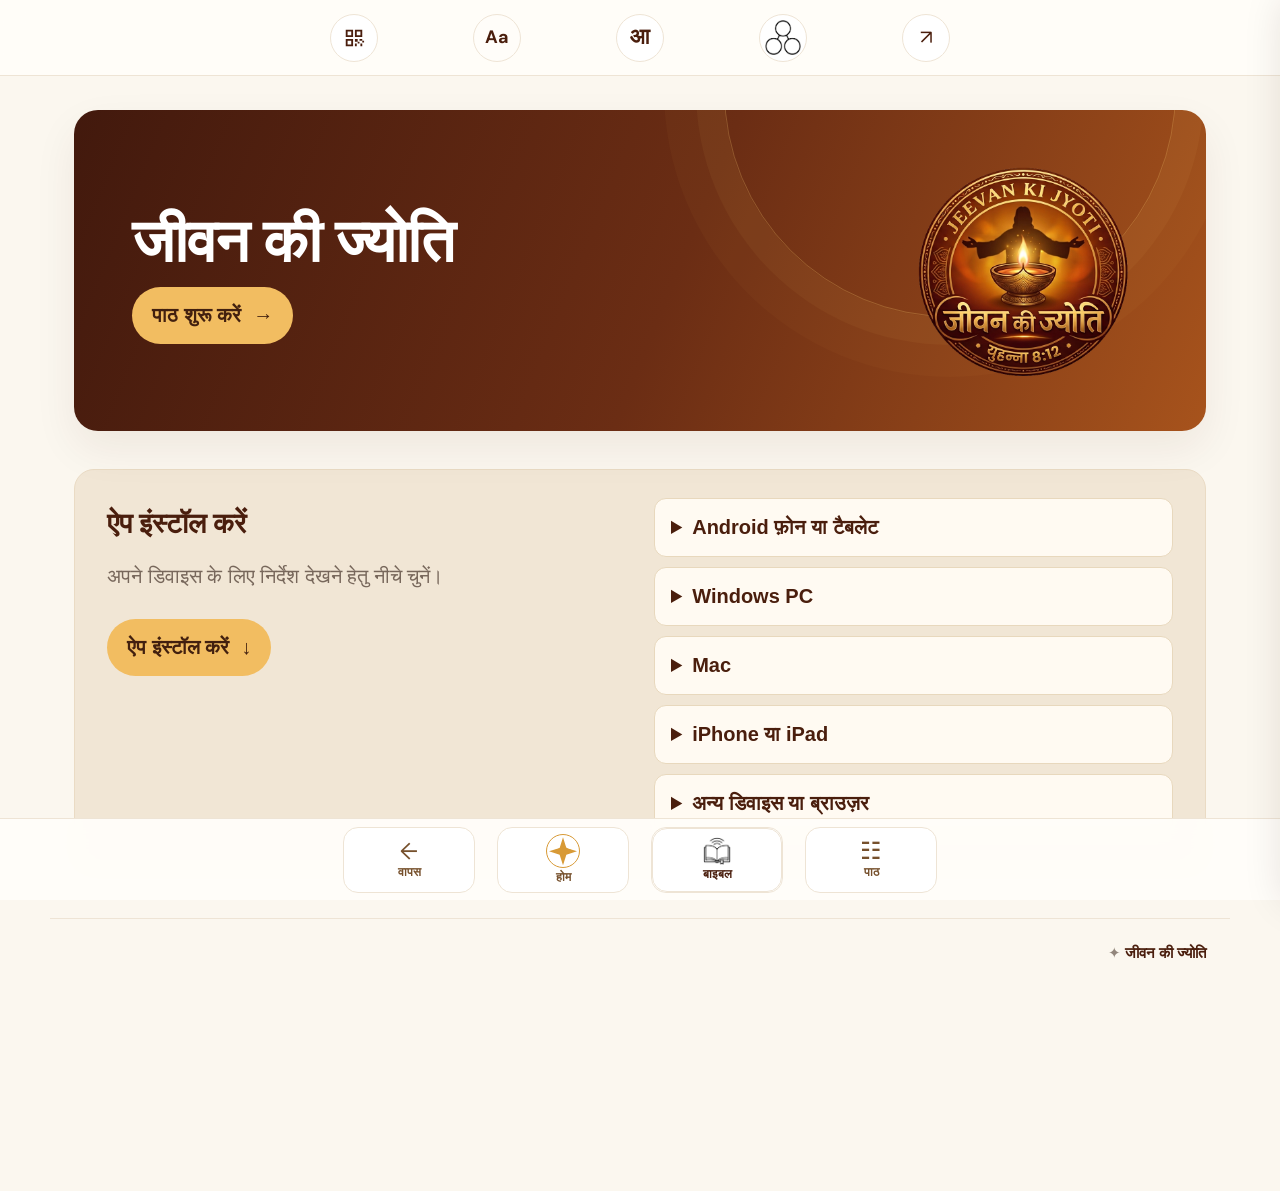
<file: share-hi.html>
<!doctype html>
<html lang="hi">
<head>
  <meta charset="utf-8">
  <meta name="viewport" content="width=device-width,initial-scale=1">
  <meta name="description" content="जीवन की ज्योति की बाइबल अध्ययन श्रृंखला देखें।">
  <meta property="og:type" content="website">
  <meta property="og:title" content="जीवन की ज्योति">
  <meta property="og:description" content="जीवन की ज्योति की बाइबल अध्ययन श्रृंखला देखें।">
  <meta property="og:image" content="https://lightoflife812.com/assets/hindi-logo.png">
  <meta property="og:image:alt" content="जीवन की ज्योति का लोगो">
  <meta name="twitter:card" content="summary_large_image">
  <meta name="twitter:title" content="जीवन की ज्योति">
  <meta name="twitter:description" content="जीवन की ज्योति की बाइबल अध्ययन श्रृंखला देखें।">
  <meta name="twitter:image" content="https://lightoflife812.com/assets/hindi-logo.png">
  <title>जीवन की ज्योति</title>
</head>
<body>
  <p>जीवन की ज्योति खोला जा रहा है…</p>
  <script src="share-landing.js"></script>
</body>
</html>
</file>
<file: styles.css>
:root{--brown:#4a1e0d;--brown2:#6b2c12;--gold:#d89a36;--amber:#f2bd61;--cream:#fbf7ef;--paper:#fffdf9;--ink:#2d211a;--muted:#83766d;--line:#eee4d5;--green:#667c45;--shadow:0 18px 44px #47230c12;--hindi-font:"Nirmala UI",Mangal,"Lohit Devanagari",sans-serif}*{box-sizing:border-box}html{scroll-behavior:smooth}body{margin:0;background:var(--cream);color:var(--ink);font-family:'DM Sans',sans-serif;font-size:15px;line-height:1.55}button,a{font:inherit}button{cursor:pointer}.app-shell{min-height:100vh}.topbar{height:76px;display:flex;align-items:center;justify-content:space-between;padding:0 max(24px,calc((100vw - 1180px)/2));background:#fffdf9eF;border-bottom:1px solid var(--line);position:sticky;top:0;z-index:5;backdrop-filter:blur(12px)}.brand{display:flex;align-items:center;gap:11px;text-decoration:none;color:var(--brown);font-weight:700;font-size:14px;letter-spacing:.12em}.brand small{display:block;font-size:9px;letter-spacing:.19em;color:#977b5c;margin-top:1px}.brand-mark{border:1px solid var(--gold);border-radius:50%;height:34px;width:34px;display:grid;place-items:center;color:var(--gold);font-size:18px}.top-actions{display:flex;align-items:center;gap:13px}.icon-btn,.avatar{border:1px solid var(--line);background:white;border-radius:50%;width:38px;height:38px;color:var(--brown)}.avatar{background:var(--brown);color:#f8d58e;border:0;font-weight:700}.install-btn{background:var(--brown);border:0;color:white;padding:9px 15px;border-radius:22px;font-size:13px}.site-footer{max-width:1180px;margin:46px auto 90px;padding:22px 24px;border-top:1px solid var(--line);display:flex;justify-content:space-between;color:#92867c;font-size:12px}.site-footer b{color:var(--brown);letter-spacing:.12em}.bottom-nav{display:none}main{max-width:1180px;margin:auto;padding:0 24px}.eyebrow{color:#a66d20;text-transform:uppercase;font-size:11px;font-weight:700;letter-spacing:.19em}.hero{margin:34px 0 34px;background:linear-gradient(112deg,#42190d 0%,#6b2d14 53%,#a7531c 100%);border-radius:24px;min-height:360px;color:white;position:relative;overflow:hidden;display:grid;grid-template-columns:1.15fr .85fr;align-items:center;padding:54px 62px;box-shadow:var(--shadow)}.hero:after{content:"";position:absolute;width:510px;height:510px;border:1px solid #f4c66c33;border-radius:50%;right:-62px;top:-85px;box-shadow:0 0 0 28px #f4c66c0c,0 0 0 60px #f4c66c08}.hero-copy{position:relative;z-index:1;max-width:510px}.hero .eyebrow{color:#f3c56f}.hero h1{font:600 clamp(38px,5vw,62px)/1.08 'Playfair Display',serif;letter-spacing:-.025em;margin:13px 0 16px}.hero p{max-width:440px;color:#f3e2cd;font-size:16px;margin:0 0 25px}.primary-btn,.secondary-btn{border:0;border-radius:999px;padding:13px 20px;background:#f2bd61;color:#42200f;font-weight:700;display:inline-flex;align-items:center;gap:12px;text-decoration:none}.primary-btn:hover{background:#ffd581}.hero-art{position:relative;z-index:1;justify-self:center;width:min(300px,100%);filter:drop-shadow(0 15px 24px #210d0980)}.hero-art img{display:block;width:100%;height:auto;border-radius:50%;mix-blend-mode:normal}.section-head{display:flex;justify-content:space-between;align-items:end;margin:42px 0 18px}.section-head h2{font:600 28px 'Playfair Display',serif;margin:5px 0 0;color:var(--brown)}.text-link{color:#9b621b;text-decoration:none;font-weight:700;font-size:13px}.language-grid{display:grid;grid-template-columns:1fr 1fr;gap:20px}.language-card{display:flex;align-items:center;gap:20px;padding:18px;background:var(--paper);border:1px solid var(--line);border-radius:18px;text-align:left;box-shadow:0 6px 22px #40200a08;transition:.2s;color:inherit}.language-card:hover{transform:translateY(-3px);box-shadow:var(--shadow)}.language-card img{width:94px;height:94px;object-fit:contain;border-radius:50%;background:#f7efe2}.language-card h3{font:600 21px 'Playfair Display',serif;color:var(--brown);margin:0 0 3px}.language-card p{margin:0;color:var(--muted);font-size:13px}.card-arrow{margin-left:auto;color:var(--gold);font-size:22px}.feature-row{display:grid;grid-template-columns:1.4fr 1fr 1fr;gap:16px;margin:34px 0}.feature{padding:20px;border-radius:16px;background:#f2e8d9;display:flex;gap:13px}.feature:nth-child(2){background:#f7efdf}.feature:nth-child(3){background:#e9eadc}.feature-icon{font-size:22px;color:#9b621b}.feature strong{display:block;color:var(--brown);font-size:14px}.feature span{font-size:12px;color:#7f7165}.page-head{padding:48px 0 28px;display:flex;align-items:end;justify-content:space-between}.page-head h1{font:600 42px 'Playfair Display',serif;color:var(--brown);margin:7px 0}.page-head p{color:var(--muted);margin:0}.pill{display:inline-flex;border-radius:30px;padding:6px 12px;background:#f3e6d2;color:#8c571a;font-size:12px;font-weight:700}.lesson-list{display:grid;gap:12px;margin:8px 0 50px}.lesson-row{background:var(--paper);border:1px solid var(--line);border-radius:16px;padding:17px 20px;display:grid;grid-template-columns:48px 1fr auto;gap:17px;align-items:center;text-decoration:none;color:inherit}.lesson-number{width:46px;height:46px;display:grid;place-items:center;border-radius:50%;background:#f5ead7;color:#a76b20;font-weight:700}.lesson-row h3{font-size:16px;margin:0 0 2px;color:var(--brown)}.lesson-row p{margin:0;color:var(--muted);font-size:13px}.lesson-meta{font-size:12px;color:#9b8b7c}.lesson-top{display:flex;justify-content:space-between;align-items:center;padding:24px 0 10px}.back-link{color:#94601e;text-decoration:none;font-weight:600}.lesson-layout{display:grid;grid-template-columns:minmax(0,760px) 270px;gap:34px}.lesson-content h1{font:600 42px 'Playfair Display',serif;color:var(--brown);margin:10px 0 8px}.lesson-intro{font-size:17px;color:#726359;max-width:720px}.content-block{border-top:1px solid var(--line);padding:25px 0}.content-block h2{font:600 24px 'Playfair Display',serif;margin:0 0 12px;color:var(--brown)}.scripture{padding:20px 24px;background:#f3eadb;border-left:3px solid var(--gold);border-radius:0 12px 12px 0;font:500 17px/1.7 'Playfair Display',serif;color:#55341e}.scripture cite{display:block;font:600 12px 'DM Sans',sans-serif;color:#94714a;margin-top:10px;font-style:normal}.media-placeholder{background:linear-gradient(135deg,#2c160f,#6b341b);border-radius:16px;aspect-ratio:16/8;display:grid;place-items:center;color:#f4ce85;text-align:center;position:relative;overflow:hidden}.media-placeholder:before,.media-placeholder:after{content:"";position:absolute;border:1px solid #e9b55755;border-radius:50%;width:210px;height:210px}.media-placeholder:after{width:260px;height:260px}.play{position:relative;z-index:1;border-radius:50%;width:56px;height:56px;background:#f2bd61;color:#3b1b0d;display:grid;place-items:center;font-size:22px;margin:auto auto 8px}.media-label{position:relative;z-index:1}.discussion{padding:20px 23px;background:#fff8eb;border-radius:14px}.discussion li{padding:5px 0}.lesson-side{position:sticky;top:100px;align-self:start}.side-card{padding:20px;border:1px solid var(--line);border-radius:16px;background:var(--paper);margin-bottom:14px}.side-card h3{font:600 17px 'Playfair Display',serif;color:var(--brown);margin:0 0 12px}.progress-track{height:7px;background:#eee4d5;border-radius:9px;overflow:hidden}.progress-fill{height:100%;background:var(--gold);width:0;transition:width .3s}.side-muted{font-size:12px;color:var(--muted)}.check-btn,.outline-btn{width:100%;border:1px solid #d9c6a8;background:#fffaf1;color:#734b20;border-radius:10px;padding:11px;font-weight:700}.check-btn.done{background:#e8eddf;border-color:#d1dbc2;color:#52683b}.progress-summary{background:linear-gradient(120deg,#4a1e0d,#773816);border-radius:18px;padding:27px;color:white;display:flex;justify-content:space-between;align-items:center;margin-bottom:26px}.progress-summary h2{font:600 24px 'Playfair Display',serif;margin:0 0 4px}.progress-summary p{margin:0;color:#eddbc7}.progress-count{font:600 44px 'Playfair Display',serif;color:#f2bd61}.empty-note{text-align:center;padding:50px 20px;color:var(--muted);background:#fffdf9;border-radius:18px}.hindi{font-family:var(--hindi-font)}.toast{position:fixed;bottom:28px;left:50%;transform:translate(-50%,20px);background:#2e1b10;color:white;padding:11px 18px;border-radius:24px;opacity:0;pointer-events:none;transition:.25s;z-index:9}.toast.show{opacity:1;transform:translate(-50%,0)}
@media(max-width:760px){body{font-size:14px}.topbar{height:64px;padding:0 18px}.brand{font-size:12px}.brand small{font-size:8px}.hero{margin:18px 0 28px;padding:30px 24px 24px;grid-template-columns:1fr;min-height:0;border-radius:20px}.hero h1{font-size:40px}.hero p{font-size:14px}.hero-art{width:150px;margin-top:22px}.hero:after{right:-195px;top:80px}.section-head{margin:30px 0 14px}.section-head h2{font-size:24px}.language-grid{grid-template-columns:1fr;gap:11px}.language-card{padding:13px;gap:14px;border-radius:14px}.language-card img{width:72px;height:72px}.language-card h3{font-size:18px}.feature-row{grid-template-columns:1fr;gap:10px;margin:25px 0}.feature{padding:14px}.site-footer{margin:25px 0 80px;padding:18px 3px;font-size:10px}.bottom-nav{position:fixed;display:flex;justify-content:space-around;align-items:center;bottom:0;left:0;right:0;padding:8px 8px calc(8px + env(safe-area-inset-bottom));background:#fffdf9f5;border-top:1px solid var(--line);z-index:6;backdrop-filter:blur(12px)}.bottom-nav a{display:flex;flex-direction:column;align-items:center;text-decoration:none;color:#8b7c70;font-size:10px;gap:0;min-width:65px}.bottom-nav a span{font-size:20px;line-height:1.1}.bottom-nav a.active{color:#9c641e;font-weight:700}.page-head{padding:32px 0 19px}.page-head h1{font-size:34px}.lesson-row{padding:13px;grid-template-columns:42px 1fr auto;gap:12px}.lesson-number{width:40px;height:40px}.lesson-meta{display:none}.lesson-layout{display:block}.lesson-content h1{font-size:35px}.lesson-side{position:static;margin:18px 0}.lesson-top{padding-top:18px}.lesson-top .pill{font-size:10px}.progress-summary{padding:20px}.progress-count{font-size:36px}.content-block{padding:20px 0}.site-footer span:first-child{max-width:190px}}
.prompt-label{display:block;clear:both;margin:10px 0 2px}.prompt-label.hindi{font-family:var(--hindi-font);letter-spacing:normal;text-transform:none}.scripture-ref{display:table;margin:6px 0;max-width:100%;background:#f5ead7;color:#82531b;border-radius:8px;padding:7px 11px;font-size:13px;font-weight:700}.media-compact{margin-top:30px;aspect-ratio:16/5}.lesson-content>p{white-space:normal}
.lesson-inline-themes{margin:0 0 12px}.lesson-inline-themes span.hindi{font-family:var(--hindi-font);letter-spacing:normal;text-transform:none}
.video-frame{position:relative;aspect-ratio:16/9;background:#25140c;border-radius:15px;overflow:hidden;box-shadow:var(--shadow)}.video-frame iframe{position:absolute;inset:0;width:100%;height:100%;border:0}
.install-guide{display:grid;grid-template-columns:1fr 1fr;gap:28px;margin:38px 0 10px;padding:28px 32px;background:#f1e6d5;border:1px solid #eadbc4;border-radius:20px}.install-guide h2{font:600 28px 'Playfair Display',serif;color:var(--brown);margin:5px 0 8px}.install-guide p{color:#77675b;max-width:530px}.install-guide .primary-btn{margin-top:7px}.install-steps details{background:#fffaf2;border:1px solid #e8d8bd;border-radius:12px;padding:13px 16px;margin:0 0 10px}.install-steps summary{font-weight:700;color:var(--brown);cursor:pointer}.install-steps p{font-size:13px;margin:10px 0 0}.language-card{text-decoration:none}.language-heading{align-items:center}.language-logo{width:108px;height:108px;object-fit:contain;border-radius:50%;background:#f7efe2;margin-left:auto;margin-right:18px}.language-intro{color:var(--muted);margin:-13px 0 20px}.drawer-toggle{position:fixed;z-index:8;right:18px;top:48%;border:0;border-radius:28px 0 0 28px;background:var(--brown);color:#f7d998;padding:15px 16px;box-shadow:var(--shadow);font-size:19px}.drawer-toggle span{font:600 12px 'DM Sans',sans-serif;display:block}.lesson-drawer{position:fixed;z-index:10;right:0;top:0;bottom:0;width:min(360px,88vw);background:#fffdf9;box-shadow:-12px 0 40px #2d160d24;transform:translateX(105%);transition:transform .25s ease;display:flex;flex-direction:column}.lesson-drawer.open{transform:translateX(0)}.drawer-head{display:flex;justify-content:space-between;align-items:center;padding:20px;border-bottom:1px solid var(--line);color:var(--brown)}.drawer-head button{font-size:26px;border:0;background:none;color:var(--brown)}.lesson-drawer nav{overflow:auto;padding:10px}.lesson-drawer nav a{display:flex;gap:13px;align-items:center;padding:12px 10px;border-radius:10px;text-decoration:none;color:var(--ink);font-size:14px}.lesson-drawer nav a:hover,.lesson-drawer nav a.current{background:#f4e8d5;color:var(--brown);font-weight:700}.lesson-drawer nav a>span:first-child{width:28px;color:#aa7328;font-size:12px;font-weight:700}.lesson-drawer nav a.is-done>span:first-child{color:var(--green)}.drawer-scrim{position:fixed;z-index:9;inset:0;background:#1c100a70;opacity:0;pointer-events:none;transition:opacity .2s}.drawer-scrim.visible{opacity:1;pointer-events:auto}.lesson-image{margin:0;border-radius:16px;overflow:hidden;background:transparent}.lesson-image img{display:block;width:100%;height:auto;max-height:560px;object-fit:contain}.lesson-image-grid{display:grid;grid-template-columns:repeat(3,minmax(0,1fr));gap:12px;align-items:start}.lesson-image-grid .lesson-image{width:100%}@media(max-width:760px){.lesson-image-grid{grid-template-columns:repeat(2,minmax(0,1fr));gap:10px}}@media(max-width:480px){.lesson-image-grid{grid-template-columns:1fr}}.lesson-pager{display:flex;justify-content:space-between;align-items:center;gap:12px;margin:30px 0}.lesson-pager .outline-btn{width:auto;text-decoration:none;text-align:center}.lesson-pager .primary-btn{margin-left:auto}.loading-state{text-align:center;padding:90px 20px;color:var(--muted)}
@media(max-width:760px){.install-guide{grid-template-columns:1fr;padding:22px 18px;gap:12px}.language-heading{display:grid;grid-template-columns:1fr auto}.language-logo{width:70px;height:70px;margin:0}.language-heading .pill{grid-column:1/-1;justify-self:start}.language-intro{margin-top:0}.drawer-toggle{right:0;top:auto;bottom:94px;padding:12px 13px;border-radius:14px 0 0 14px}.lesson-drawer{top:auto;height:min(76vh,660px);width:100%;border-radius:20px 20px 0 0;transform:translateY(105%);bottom:0}.lesson-drawer.open{transform:translateY(0)}.lesson-pager{align-items:stretch}.lesson-pager a{font-size:12px;padding:11px}.lesson-pager .outline-btn{flex:1}.lesson-pager .primary-btn{flex:1;justify-content:center}}
.hand-themes{display:flex;gap:9px;flex-wrap:wrap;margin:20px 0}.hand-themes span{border:1px solid #dcb769;border-radius:40px;padding:7px 14px;background:#fff8e9;color:#7e4a16;font-size:13px;font-weight:700}
.icon-btn,.avatar{display:grid;place-items:center;text-decoration:none}
.language-cta{text-align:center;margin:42px auto 25px}.language-cta .primary-btn{justify-content:center;min-width:250px}.language-choice{scroll-margin-top:90px}
.playlist-link{display:inline-flex;align-items:center;gap:8px;margin-top:4px;color:#9b621b;font-weight:700;text-decoration:none}.playlist-link:hover{text-decoration:underline}.playlist-link span{font-size:16px}
.text-size-control{position:relative}.text-size-toggle{height:38px;min-width:42px;padding:0 8px;border:1px solid var(--line);border-radius:20px;background:#fffdf9;color:var(--brown);font-weight:700;font-size:15px}.text-size-panel{position:absolute;z-index:15;top:48px;right:0;width:190px;padding:14px;background:#fffdf9;border:1px solid var(--line);border-radius:14px;box-shadow:var(--shadow)}.text-size-panel[hidden]{display:none}.text-size-panel-title{font-size:13px;font-weight:700;color:var(--brown);margin-bottom:10px}.text-size-buttons{display:flex;align-items:center;justify-content:space-between;gap:8px}.text-size-buttons button,.text-size-reset{border:1px solid #d9c6a8;border-radius:9px;background:#fff8eb;color:#70441b;padding:7px 10px;font-weight:700}.text-size-buttons output{min-width:48px;text-align:center;color:var(--ink);font-size:13px}.text-size-reset{width:100%;margin-top:10px;font-size:12px}

.language-home-hero{position:relative;isolation:isolate;overflow:hidden;display:grid;grid-template-columns:minmax(0,1fr) 250px;align-items:center;gap:38px;margin:34px 0 30px;min-height:300px;padding:48px 58px;border-radius:24px;background:linear-gradient(112deg,#42190d 0%,#6b2d14 53%,#a7531c 100%);color:white;box-shadow:var(--shadow)}.language-home-hero:after{content:"";position:absolute;z-index:-1;width:450px;height:450px;right:30px;top:-245px;border:1px solid #f4c66c44;border-radius:50%;box-shadow:0 0 0 28px #f4c66c0c,0 0 0 60px #f4c66c08}.language-home-hero .eyebrow{color:#f3c56f}.language-home-hero h1{font:600 clamp(38px,5vw,60px)/1.1 'Playfair Display',serif;letter-spacing:-.025em;margin:12px 0}.language-home-hero p{max-width:560px;color:#f3e2cd;font-size:18px;margin:0 0 26px}.language-home-copy{position:relative;z-index:1}.language-home-logo-frame{position:relative;z-index:1;justify-self:center;display:block;width:min(225px,100%);aspect-ratio:1;overflow:hidden;border:3px solid #fff;border-radius:50%;background:#fff;box-shadow:0 15px 30px #210d0966}.language-home-logo{display:block;width:100%;height:100%;object-fit:contain}.language-home-logo-frame.english-logo .language-home-logo{width:118%;height:118%;max-width:none;position:absolute;left:50%;top:50%;transform:translate(-50%,-50%)}.language-home-hero .lessons-entry{font-size:16px;padding:14px 22px}.language-home-hero.hindi h1{font-family:var(--hindi-font)}.language-home-hero.hindi p{font-family:var(--hindi-font)}.install-guide.hindi{font-family:var(--hindi-font)}.install-guide.hindi .eyebrow{font-family:'DM Sans',sans-serif}
@media(max-width:760px){.language-home-hero{grid-template-columns:1fr 100px;gap:12px;margin:20px 0 22px;min-height:0;padding:26px 20px;border-radius:20px}.language-home-hero h1{font-size:34px}.language-home-hero p{font-size:14px;margin:0 0 18px}.language-home-logo-frame{width:96px;border-width:2px}.language-home-hero .lessons-entry{font-size:14px;padding:11px 15px}.language-home-hero:after{right:-250px;top:100px}}

.site-footer{justify-content:flex-end}
.language-cta{display:flex;justify-content:center;text-align:center;margin:18px auto 22px}.language-cta .primary-btn{position:relative;display:inline-grid;grid-template-columns:1fr;justify-items:center;gap:1px;min-width:290px;padding:12px 54px 12px 24px;line-height:1.3}.language-cta .cta-main{font-size:17px;font-weight:700}.language-cta .cta-languages{font-size:12px;font-weight:500;opacity:.88}.language-cta .cta-arrow{position:absolute;right:20px;top:50%;transform:translateY(-50%);font-size:21px}
@media(max-width:760px){.language-cta{margin:15px auto 18px}.language-cta .primary-btn{min-width:250px}}

.group-manager{display:grid;grid-template-columns:minmax(140px,1fr) minmax(200px,2fr) auto;align-items:end;gap:12px;margin:0 0 20px;padding:18px 20px;background:var(--paper);border:1px solid var(--line);border-radius:16px}.group-manager>label,.group-create form label{display:block;color:var(--brown);font-size:13px;font-weight:700;margin-bottom:6px}.group-manager select,.group-create input{width:100%;min-height:44px;padding:9px 12px;border:1px solid #d9c6a8;border-radius:10px;background:#fffaf1;color:var(--ink);font:inherit}.group-create summary{color:#8c571a;font-weight:700;cursor:pointer;padding:10px 4px}.group-create[open]{grid-column:1/-1}.group-create form{display:grid;grid-template-columns:1fr auto;align-items:end;gap:10px;padding-top:8px}.group-create form label{grid-column:1/-1;margin-bottom:-6px}.group-create form .primary-btn{min-height:44px;white-space:nowrap}.group-manager.hindi,.progress-summary.hindi,.empty-note.hindi{font-family:var(--hindi-font)}.group-context{margin:0 0 8px}.progress-summary p+p{margin-top:5px}
@media(max-width:760px){.group-manager{grid-template-columns:1fr;gap:8px;padding:15px}.group-create[open]{grid-column:auto}.group-create form{grid-template-columns:1fr}.group-create form label{grid-column:auto;margin-bottom:-6px}.group-create form .primary-btn{width:100%;justify-content:center}}
.tracking-shortcut img{display:block;width:31px;height:31px;object-fit:contain}
.language-shortcut{font-family:var(--hindi-font);font-size:19px;font-weight:700}

/* Compact header mark: the four star tips meet the inside edge of the circle. */
.brand{gap:0;flex:none}.brand-mark{position:relative;width:44px;height:44px;flex:none;border-width:1.5px;font-size:0}.brand-mark::before{content:'';position:absolute;inset:2px;background:var(--gold);clip-path:polygon(50% 0%,62% 38%,100% 50%,62% 62%,50% 100%,38% 62%,0% 50%,38% 38%)}
@media(max-width:760px){.brand-mark{width:42px;height:42px}}

.header-home-nav{display:flex;align-items:center;gap:8px;flex:none}.back-shortcut{display:grid;place-items:center;font-size:23px;line-height:1}
@media(max-width:760px){.top-actions{gap:8px}.header-home-nav{gap:7px}.back-shortcut{font-size:22px}}
.back-shortcut{border-color:var(--gold);color:var(--gold)}
.lesson-steps,.lesson-checklist,.lesson-question-list{margin:14px 0;padding-left:1.5em}.lesson-steps>li,.lesson-checklist>li,.lesson-question-list>li{padding:4px 0}.lesson-steps ul,.lesson-question-list ul{margin:5px 0;padding-left:1.5em}.inline-lesson-image{margin:18px 0}

.lesson-group-picker{display:flex;align-items:center;gap:8px;margin:0 0 12px;color:var(--muted)}.lesson-group-picker label{flex:none}.lesson-group-picker select{min-width:0;max-width:100%;min-height:38px;padding:5px 30px 5px 10px;border:1px solid #d9c6a8;border-radius:10px;background:#fffaf1;color:var(--ink);font:inherit}
.next-lesson-link{display:inline-block;margin-top:4px;color:#f6cc77;font-weight:700;text-decoration:underline;text-decoration-color:#f6cc7780;text-underline-offset:4px}.next-lesson-link:hover{text-decoration-color:currentColor}.next-lesson-complete{margin-top:4px!important;color:#f6cc77!important}
.lesson-row.is-done .lesson-number{background:#e4ecdc;color:#52683b}.lesson-completion{display:grid;place-items:center;width:32px;height:32px;color:#52683b;font-size:20px;font-weight:700;line-height:1}
@media(max-width:760px){.lesson-completion{display:grid}}

.zoomable-image{cursor:zoom-in}.zoomable-image:focus-visible{outline:3px solid var(--gold);outline-offset:3px}.image-lightbox{position:fixed;border:0;padding:12px;max-width:100vw;max-height:100dvh;width:max-content;height:max-content;overflow:visible;background:transparent}.image-lightbox::backdrop{background:#1b100be8}.image-lightbox>img{display:block;max-width:96vw;max-height:92dvh;width:auto;height:auto;object-fit:contain;border-radius:8px;box-shadow:0 12px 50px #0008;cursor:zoom-out}.image-lightbox-close{position:fixed;z-index:1;top:max(12px,env(safe-area-inset-top));right:max(12px,env(safe-area-inset-right));width:44px;height:44px;border:1px solid #ffffff88;border-radius:50%;background:#fffdf9;color:var(--brown);font-size:28px;line-height:1}

.hindi-group-label{font-family:var(--hindi-font);font-weight:600;letter-spacing:normal;text-transform:none}

.lesson-group-create{margin:8px 0 16px}.lesson-group-create form{grid-template-columns:1fr}.lesson-group-create form label{grid-column:auto;margin-bottom:-6px}.lesson-group-create form .primary-btn{width:100%;justify-content:center;white-space:normal}

.qr-code-shortcut svg{display:block;width:19px;height:19px;fill:currentColor}.qr-code-dialog{position:fixed;inset:0;margin:auto;padding:56px 18px 18px;width:min(90vw,460px);max-width:90vw;border:0;border-radius:18px;background:var(--paper);box-shadow:0 18px 55px #0005}.qr-code-dialog::backdrop{background:#1b100bb8;backdrop-filter:blur(2px)}.qr-code-dialog img{display:block;width:100%;height:auto;background:white;border-radius:10px}.qr-code-close{position:absolute;top:10px;right:10px;width:40px;height:40px;border:1px solid var(--line);border-radius:50%;background:#fffdf9;color:var(--brown);font-size:26px;line-height:1}

.hand-gospel-statement{display:block;margin:14px 0;padding:14px 18px;background:#f4ead8;border:1px solid #eee0c7;border-radius:14px;color:#82531b;font-size:inherit;font-weight:400;line-height:inherit}.hand-gospel-statement strong{font-weight:800}

.hand-gospel-image img{width:50%;max-height:280px;margin-inline:auto}
.lesson-shortcut{position:relative;display:grid;place-items:center}.lesson-shortcut-toggle{display:grid;place-items:center;padding:0}.lesson-shortcut-toggle img{display:block;width:26px;height:26px;object-fit:contain}.lesson-shortcut-toggle[aria-expanded="true"]{background:#f3eadb}.lesson-shortcut-menu{position:absolute;z-index:20;top:calc(100% + 10px);right:0;width:min(340px,calc(100vw - 24px));padding:8px;background:var(--paper);border:1px solid var(--line);border-radius:14px;box-shadow:var(--shadow)}.lesson-shortcut-menu[hidden]{display:none}.lesson-shortcut-menu a{display:block;padding:11px 13px;color:var(--brown);text-decoration:none;font-size:14px;font-weight:600;border-radius:9px}.lesson-shortcut-menu a:hover,.lesson-shortcut-menu a:focus-visible{background:#f3eadb;outline:none}
.lesson-shortcut-menu{position:fixed;top:84px;left:50%;right:auto;transform:translateX(-50%);width:min(380px,calc(100vw - 24px));max-height:calc(100vh - 100px);overflow-y:auto}.lesson-shortcut-menu a{white-space:normal;overflow-wrap:anywhere;line-height:1.45}

.eyebrow.hindi{letter-spacing:normal;text-transform:none}.site-footer b.hindi{letter-spacing:normal}
.group-study-item{margin:16px 0 22px}.group-scripture-bubbles .scripture-ref{display:table;margin:6px 0;max-width:100%}
.bible-reader-page{max-width:900px;padding-top:32px}.bible-reader-heading{padding:10px 0 20px}.bible-reader-heading h1{font:600 38px 'Playfair Display',serif;color:var(--brown);margin:7px 0}.bible-reader-heading p{color:var(--muted);margin:0}.bible-reader-controls{display:grid;grid-template-columns:minmax(180px,1.2fr) minmax(170px,1fr) minmax(150px,.7fr);gap:12px;padding:18px;background:var(--paper);border:1px solid var(--line);border-radius:16px}.bible-reader-controls label{display:grid;gap:6px;font-size:12px;font-weight:700;color:var(--brown)}.bible-reader-controls select{width:100%;min-width:0;min-height:44px;padding:9px 12px;border:1px solid #d9c6a8;border-radius:10px;background:#fffaf1;color:var(--ink);font:inherit;font-weight:500}.bible-reader-status{min-height:20px;margin:12px 2px;color:var(--muted);font-size:13px}.bible-chapter-card{margin:10px 0 48px;padding:24px 30px;background:var(--paper);border:1px solid var(--line);border-radius:18px}.bible-chapter-card h2{font:600 26px 'Playfair Display',serif;color:var(--brown);margin:0 0 18px}.bible-chapter-content{font-size:17px;line-height:1.85}.bible-reader-verse{margin:0 0 13px;white-space:normal}.bible-reader-verse sup{font-size:11px;color:#a66d20;font-weight:700;margin-right:7px;vertical-align:super}.bible-reader-subheading{font:600 17px 'Playfair Display',serif;color:var(--brown);margin:22px 0 9px}.bible-reader-line-break{height:8px}.bible-reader-pager{display:flex;justify-content:space-between;gap:12px;margin:25px 0}.bible-reader-pager button{width:auto;min-width:150px}.bible-reader-pager button:disabled{opacity:.45;cursor:default}.bible-attribution{display:block;border-top:1px solid var(--line);padding-top:13px;color:var(--muted);font-size:11px}.bible-attribution a{color:#82531b}.bible-loading,.bible-reader-status{color:var(--muted)}.bible-reader-page.hindi{font-family:var(--hindi-font)}.bible-reader-page.hindi .bible-reader-heading h1,.bible-reader-page.hindi .bible-chapter-card h2,.bible-reader-page.hindi .bible-reader-subheading{font-family:var(--hindi-font)}
@media(max-width:760px){.bible-reader-page{padding-top:22px}.bible-reader-heading h1{font-size:32px}.bible-reader-controls{grid-template-columns:1fr;gap:10px;padding:14px}.bible-chapter-card{padding:19px 17px}.bible-chapter-content{font-size:16px}.bible-reader-pager button{min-width:0;padding:10px 12px;font-size:12px}}
.lesson-content .content-block{font-size:20px;line-height:1.75}
.lesson-content .content-block .prompt-label{font-size:17px;letter-spacing:.1em}
.lesson-content .content-block .prompt-label.hindi{font-family:var(--hindi-font);letter-spacing:normal;text-transform:none}
@media(max-width:760px){.lesson-content .content-block{font-size:19px}}

/* Bring general site copy up to the lesson reading scale without enlarging lesson text twice. */
body{font-size:20px}
.hero p{font-size:20px}
.text-link{font-size:17px}
.language-card p{font-size:17px}
.feature strong{font-size:18px}
.feature span{font-size:16px}
.pill{font-size:15px}
.lesson-row h3{font-size:20px}
.lesson-row p{font-size:17px}
.lesson-meta{font-size:15px}
.side-card h3{font-size:22px}
.side-muted{font-size:15px}
.site-footer{font-size:15px}
.install-steps p{font-size:17px}
.lesson-drawer nav a{font-size:18px}
.lesson-drawer nav a>span:first-child{font-size:16px}
.lesson-shortcut-menu a{font-size:18px}
.bible-reader-controls label{font-size:16px}
.bible-reader-status{font-size:17px}
.bible-chapter-content{font-size:20px}
.bible-reader-verse sup{font-size:14px}
.bible-reader-subheading{font-size:20px}
.bible-attribution{font-size:14px}
@media(max-width:760px){
  body{font-size:19px}
  .hero p,.language-home-hero p{font-size:19px}
  .language-card h3{font-size:21px}
  .language-card p{font-size:17px}
  .feature strong{font-size:18px}
  .feature span{font-size:16px}
  .site-footer{font-size:14px}
  .lesson-top .pill{font-size:13px}
  .lesson-pager a{font-size:15px}
  .bible-chapter-content{font-size:19px}
  .bible-reader-pager button{font-size:15px}
}

/* Jesus Film lesson: official embeddable players and language controls. */
.jesus-film-block .video-frame{margin:0 0 14px}.film-language-picker{display:flex;flex-wrap:wrap;gap:8px;margin:16px 0 10px}.film-language-option{width:auto;min-height:44px;padding:8px 13px;border:1px solid #dcc9aa;border-radius:10px;background:#fffaf2;color:#70451b;font:600 15px/1.3 'DM Sans',sans-serif;cursor:pointer}.film-language-option:hover,.film-language-option:focus-visible{border-color:#a86e22;outline:2px solid #a86e2240;outline-offset:2px}.film-language-option.active{border-color:#70451b;background:#70451b;color:#fff}.film-language-option:disabled{opacity:.5;cursor:not-allowed;text-decoration:line-through}.lesson-content.hindi .film-language-option{font-family:var(--hindi-font);font-weight:600}.film-attribution{margin:12px 0 0;font-size:14px}.film-attribution a{color:#80531c;text-decoration:underline;text-underline-offset:3px}

.language-home-logo-frame{border-color:transparent;background:transparent;box-shadow:none}

.language-home-hero.hindi .eyebrow,.install-guide.hindi .eyebrow{font-family:"Noto Sans Devanagari",Mangal,"Lohit Devanagari",sans-serif;letter-spacing:normal;text-transform:none}.language-home-hero .lessons-entry{font-size:inherit;padding:13px 20px}

.lesson-number-sequence{text-align:center;font-weight:700}
.hand-gospel-example{margin-left:1.25rem}

.lesson-content{touch-action:pan-y;transition:transform .18s ease,opacity .18s ease;will-change:transform}.lesson-content.swipe-next-leave{transform:translateX(-72px);opacity:0}.lesson-content.swipe-previous-leave{transform:translateX(72px);opacity:0}
@media(prefers-reduced-motion:reduce){.lesson-content{transition:none}}
.group-delete{margin-top:2px;grid-column:1/-1}.group-delete summary{color:#9b3326;font-weight:700;cursor:pointer;padding:10px 4px}.group-delete[open]{grid-column:1/-1}.group-delete-content{display:flex;align-items:center;justify-content:space-between;gap:12px;padding-top:8px}.group-delete-content p{margin:0;color:var(--muted)}.danger-btn{min-height:44px;padding:9px 15px;border:1px solid #bd5848;border-radius:10px;background:#fff5f3;color:#8d271c;font:inherit;font-weight:700;white-space:nowrap}.danger-btn:hover:not(:disabled){background:#f9e3df}.danger-btn:disabled{opacity:.55;cursor:not-allowed}@media(max-width:760px){.group-delete[open]{grid-column:auto}.group-delete-content{align-items:stretch;flex-direction:column}.group-delete-content .danger-btn{width:100%}}

.lesson-row{grid-template-columns:72px minmax(0,1fr) auto}.lesson-thumb{display:block;width:72px;height:72px;object-fit:contain;border-radius:10px;background:transparent}.lesson-title-number{font-weight:700}.lesson-drawer nav a{display:grid;grid-template-columns:36px minmax(0,1fr) auto;gap:11px}.lesson-drawer nav .lesson-thumb{width:36px;height:36px}.lesson-drawer nav .lesson-number{width:36px;height:36px}.lesson-drawer nav .lesson-completion{width:24px;height:24px;font-size:18px}@media(max-width:760px){.lesson-row{grid-template-columns:64px minmax(0,1fr) auto}.lesson-thumb{width:64px;height:64px}}

.lesson-shortcut-menu a.has-lesson-thumb{display:flex;align-items:center;gap:12px}.lesson-shortcut-menu .lesson-thumb{width:42px;height:42px;flex:0 0 42px}

.lesson-play-icon{display:block;width:72px;height:72px;overflow:visible;fill:none;stroke:var(--brown);stroke-width:2.2;stroke-linecap:round;stroke-linejoin:round}.lesson-play-icon path{fill:var(--brown);stroke:none}.lesson-drawer nav .lesson-play-icon{width:36px;height:36px}@media(max-width:760px){.lesson-play-icon{width:64px;height:64px}}

.download-nav-icon{display:grid!important;place-items:center;width:46px;height:46px;margin-bottom:2px;border:2px solid var(--gold);border-radius:50%;background:#fffaf1;color:var(--brown);font-size:25px!important;line-height:1}.bottom-nav a .download-nav-text{font-size:10px;white-space:nowrap}.bottom-nav[hidden]{display:none!important}@media(max-width:760px){#app.language-picker-active{padding-bottom:88px}}

.video-frame video{position:absolute;inset:0;width:100%;height:100%;background:#000}.hindi-video-download-manager{display:flex;flex-direction:column;align-items:flex-start;gap:8px;margin-top:12px;max-width:420px}.hindi-video-download-manager button{min-height:46px;max-width:100%;white-space:normal;text-align:center;font-family:var(--hindi-font);font-size:16px}.hindi-video-download-manager progress{width:min(100%,380px);height:12px;accent-color:var(--green)}.hindi-video-download-manager p{margin:0;color:var(--muted);font-size:14px;line-height:1.45}
.video-direct-download-link{display:inline-block;color:var(--brown);font-weight:700;text-decoration:underline;text-underline-offset:3px;line-height:1.5}.direct-video-download-page{max-width:760px;margin:0 auto;padding:24px 20px 40px}.direct-video-download-page h1{margin:0 0 14px}.direct-video-download-page p{line-height:1.55}.direct-video-download-list{display:grid;gap:10px;padding-left:28px}.direct-video-download-list li{padding:10px 12px;border-radius:12px;background:#fffaf1}.direct-video-download-list li span{margin-right:14px;font-weight:700}.direct-video-download-list li a{color:var(--brown);font-weight:700;text-underline-offset:3px}
.lesson-video-download{margin:0 0 10px}
.video-download-button-content{display:inline-flex;align-items:center;justify-content:center;gap:9px}.video-download-symbol{width:19px;height:19px;flex:0 0 19px;fill:none;stroke:currentColor;stroke-width:2;stroke-linecap:round;stroke-linejoin:round}.video-remove-symbol{display:inline-grid;place-items:center;width:19px;height:19px;flex:0 0 19px;font:700 22px/1 'DM Sans',sans-serif}

.lesson-next-icon{display:block;width:72px;height:72px;fill:none;stroke:var(--brown);stroke-width:3.2;stroke-linecap:round;stroke-linejoin:round}.lesson-drawer nav .lesson-next-icon{width:36px;height:36px;stroke-width:3.4}@media(max-width:760px){.lesson-next-icon{width:64px;height:64px}}

/* Shared four-button app footer */
.app-footer-nav.bottom-nav{position:fixed;display:flex;align-items:center;justify-content:center;gap:clamp(6px,2vw,22px);left:0;right:0;bottom:0;z-index:8;min-height:82px;padding:7px max(12px,calc((100vw - 640px)/2)) calc(7px + env(safe-area-inset-bottom));background:#fffdf9f5;border-top:1px solid var(--line);backdrop-filter:blur(12px)}
.app-footer-nav>a,.app-footer-nav>.footer-back-button,.app-footer-nav .lesson-shortcut{display:flex;flex:1 1 0;max-width:132px;min-width:0;height:66px;align-items:center;justify-content:center;flex-direction:column;gap:2px;border:1px solid var(--line);border-radius:15px;background:#fff;color:#76502c;text-decoration:none}
.app-footer-nav .footer-home-link{font-size:14px;letter-spacing:normal}
.app-footer-nav .footer-home-link .brand-mark{width:34px;height:34px;font-size:21px}
.app-footer-nav .footer-nav-label{display:block;font-size:12px;font-weight:700;line-height:1.2;white-space:nowrap}
.app-footer-nav .footer-back-button{font-size:23px;line-height:1}
.app-footer-nav .lesson-shortcut{position:relative}
.app-footer-nav .lesson-shortcut-toggle{width:100%;height:100%;display:flex;flex-direction:column;align-items:center;justify-content:center;gap:2px;border-radius:15px;background:#fff}
.app-footer-nav .lesson-shortcut-toggle img{width:28px;height:28px}
.app-footer-nav .footer-lessons-button,.app-footer-nav .drawer-toggle{position:static;top:auto;right:auto;bottom:auto;z-index:auto;width:auto;height:66px;max-width:132px;min-width:0;flex:1 1 0;display:flex;align-items:center;justify-content:center;flex-direction:column;gap:2px;padding:7px;border:1px solid var(--line);border-radius:15px;background:#fff;color:#76502c;box-shadow:none;font-size:24px;line-height:1}
.app-footer-nav .drawer-toggle span{display:block;font:700 12px/1.2 'DM Sans',sans-serif;color:#76502c}
.app-footer-nav .drawer-toggle>span:first-child{font:normal 24px/1 sans-serif;color:#76502c}
body{padding-bottom:calc(94px + env(safe-area-inset-bottom))}
.site-footer{margin-bottom:110px}
.install-float-btn{position:fixed;z-index:9;left:50%;bottom:calc(92px + env(safe-area-inset-bottom));transform:translateX(-50%);display:flex;align-items:center;justify-content:center;gap:8px;min-width:190px;padding:12px 22px;border:2px solid #fff;border-radius:999px;background:var(--brown);color:#fff;font-weight:700;box-shadow:0 8px 24px #2d160d44}
.install-float-btn[hidden]{display:none!important}
#app.language-picker-active{padding-bottom:130px}
@media(max-width:760px){.app-footer-nav.bottom-nav{justify-content:space-around;gap:6px;min-height:78px;padding:6px 8px calc(6px + env(safe-area-inset-bottom))}.app-footer-nav>a,.app-footer-nav>.footer-back-button,.app-footer-nav .lesson-shortcut,.app-footer-nav .footer-lessons-button,.app-footer-nav .drawer-toggle{max-width:84px;height:64px}.app-footer-nav .footer-nav-label{font-size:11px}.install-float-btn{bottom:calc(88px + env(safe-area-inset-bottom));min-width:176px;padding:10px 18px}#app.language-picker-active{padding-bottom:135px}}

/* The Book panel shares the Lessons drawer interaction and layout. */
.book-drawer nav a{display:flex;align-items:center;gap:13px;min-height:64px}
.book-drawer nav a>span:first-child{width:auto;color:var(--ink);font-size:18px;font-weight:600}
.book-drawer nav .lesson-thumb{width:42px;height:42px;flex:0 0 42px}

/* Give header controls consistent spacing and larger touch targets. */
.topbar .top-actions{width:min(100%,620px);max-width:620px;flex:1;justify-content:space-between;gap:clamp(8px,2.5vw,24px);margin-inline:auto}
.topbar .icon-btn,.topbar .avatar{width:48px;height:48px;flex:0 0 48px}
.topbar .text-size-toggle{height:48px;min-width:48px;padding:0 10px;border-radius:24px;font-size:18px}
.topbar .language-shortcut{font-size:22px}
.topbar .qr-code-shortcut svg{width:22px;height:22px}
.topbar .tracking-shortcut img{width:36px;height:36px}
.topbar .text-size-panel{top:56px}
.install-status-icon{display:inline-grid;place-items:center;width:22px;height:22px;flex:0 0 22px;font-weight:800;line-height:1}
.install-in-progress .install-status-icon{border:2px solid currentColor;border-top-color:transparent;border-radius:50%;animation:install-status-spin .8s linear infinite}
.install-complete .install-status-icon{color:#4b8a35;font-size:24px}
.install-in-progress{cursor:wait;opacity:.94}
.install-unconfirmed{white-space:normal;text-align:center}
.install-float-btn .install-label{max-width:260px;line-height:1.25}
@keyframes install-status-spin{to{transform:rotate(360deg)}}
@media(prefers-reduced-motion:reduce){.install-in-progress .install-status-icon{animation-duration:2s}}

/* Center the text-size popover under the full-width header. */
.topbar .text-size-control{position:static}
.topbar .text-size-panel{top:calc(100% + 8px);left:50%;right:auto;transform:translateX(-50%);width:min(280px,calc(100vw - 24px))}

.bible-external-link{display:inline-block;text-decoration:none;letter-spacing:normal;text-transform:none}.bible-external-link:hover{text-decoration:underline}

.bible-external-link{display:inline-flex;align-items:center;gap:8px;font-size:16px;line-height:1.5;font-weight:700;letter-spacing:normal;text-transform:none;color:#82531b;text-decoration:none}.bible-external-link::before{content:"🔗";font-size:18px;line-height:1}.bible-reader-page.hindi .bible-external-link{font-family:var(--hindi-font);font-size:18px}.bible-external-link:hover{text-decoration:underline}
</file>
